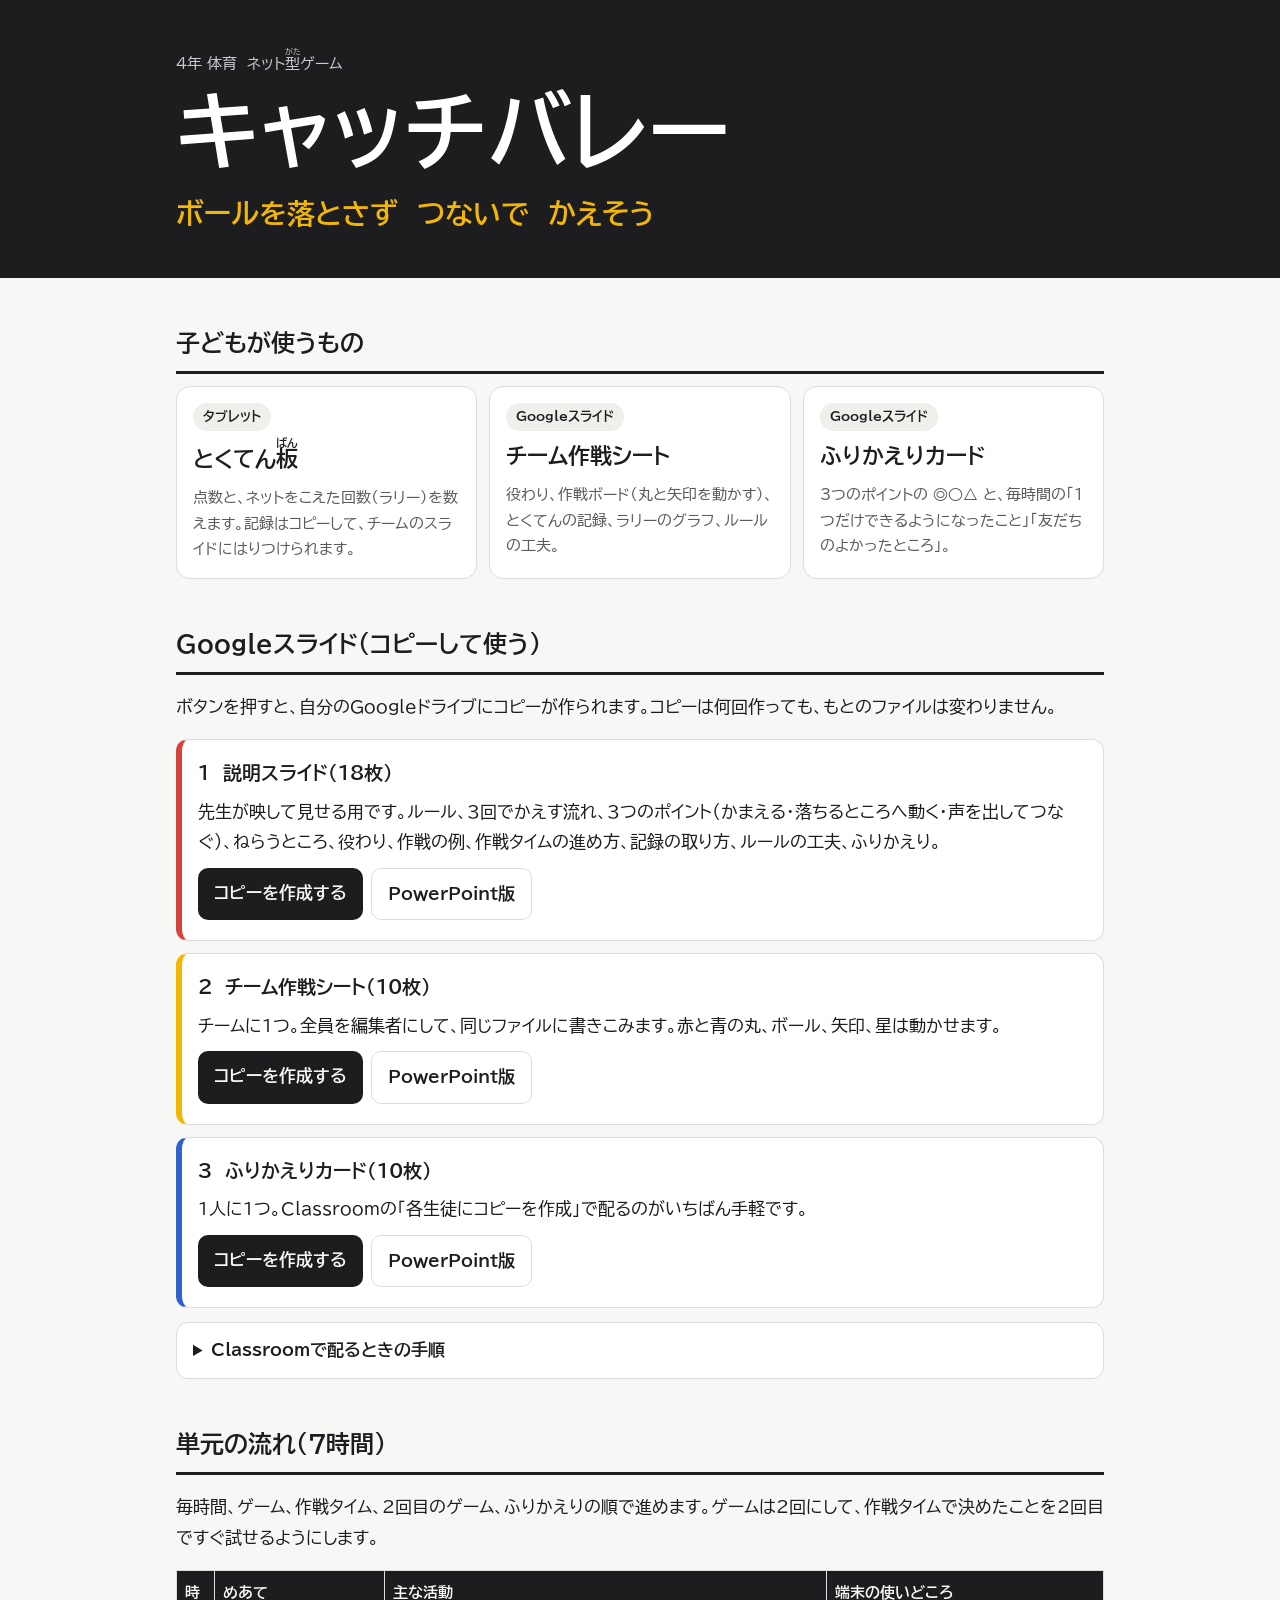
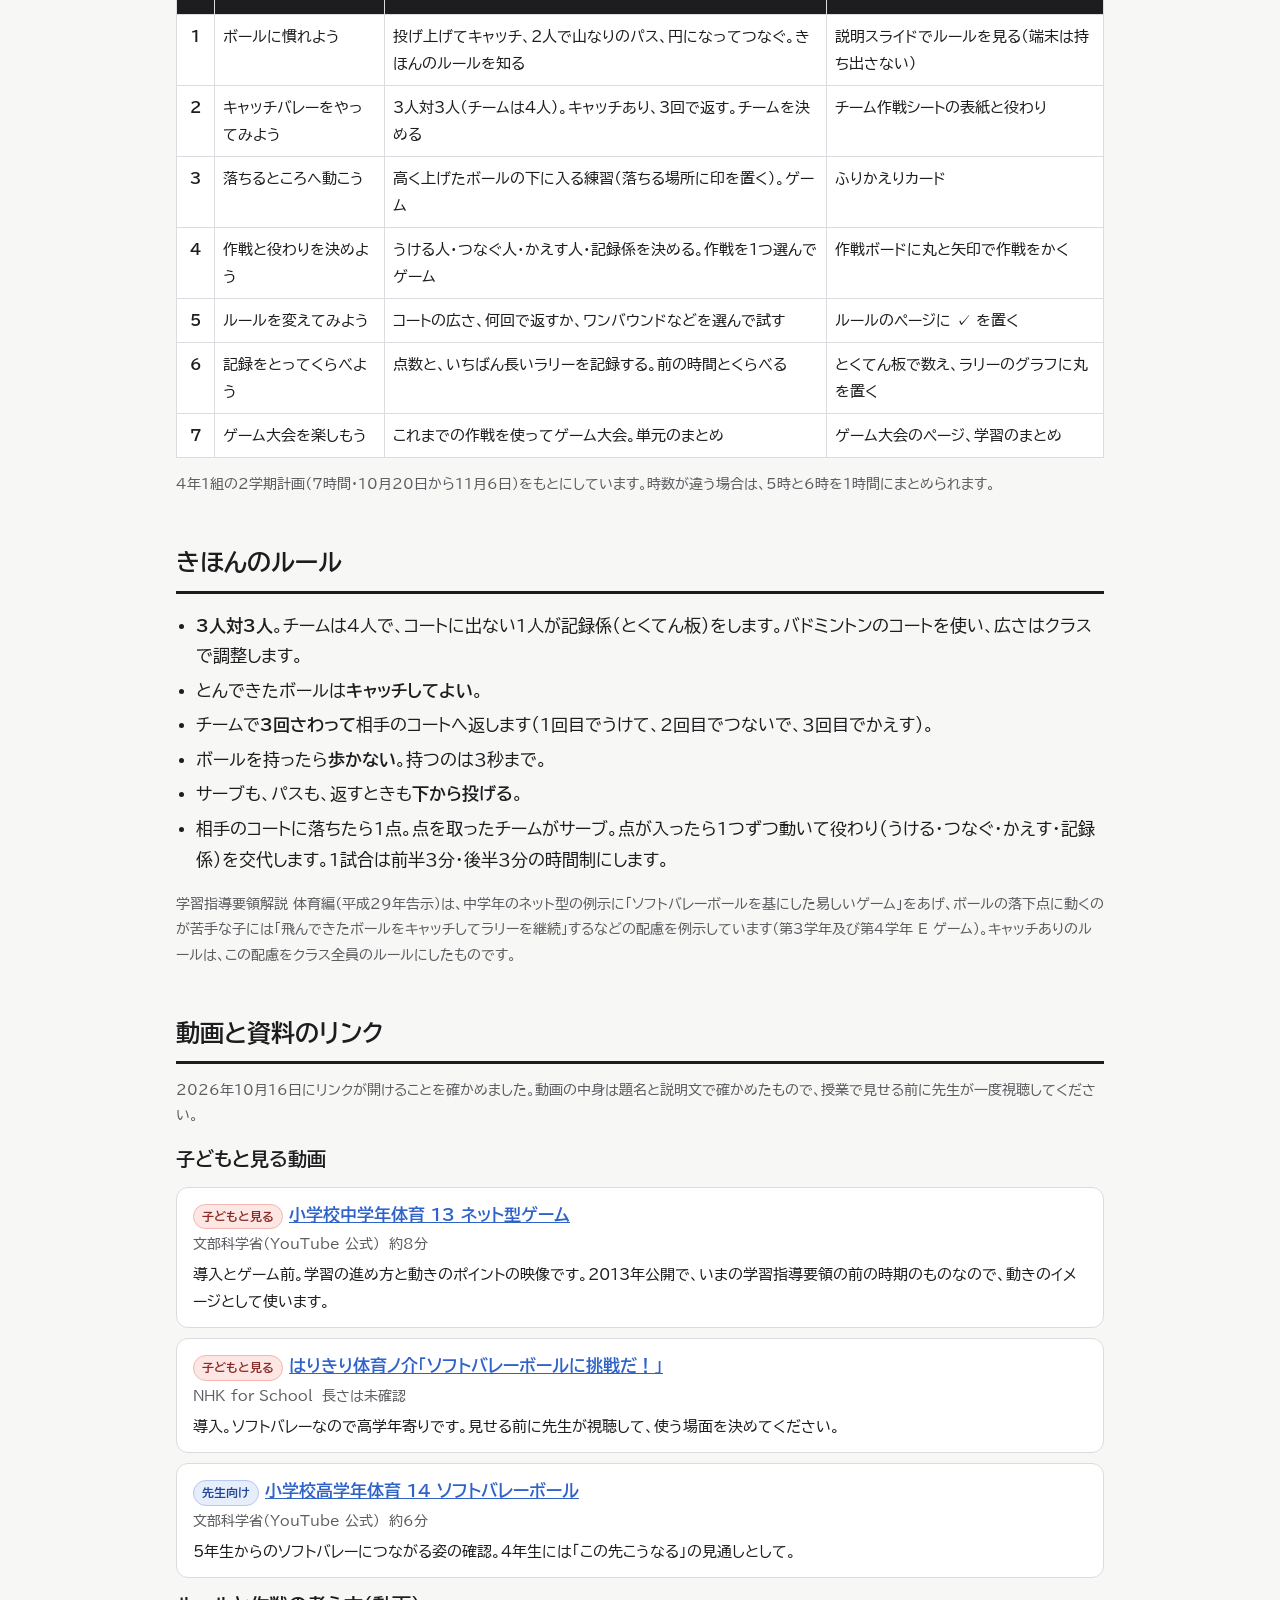
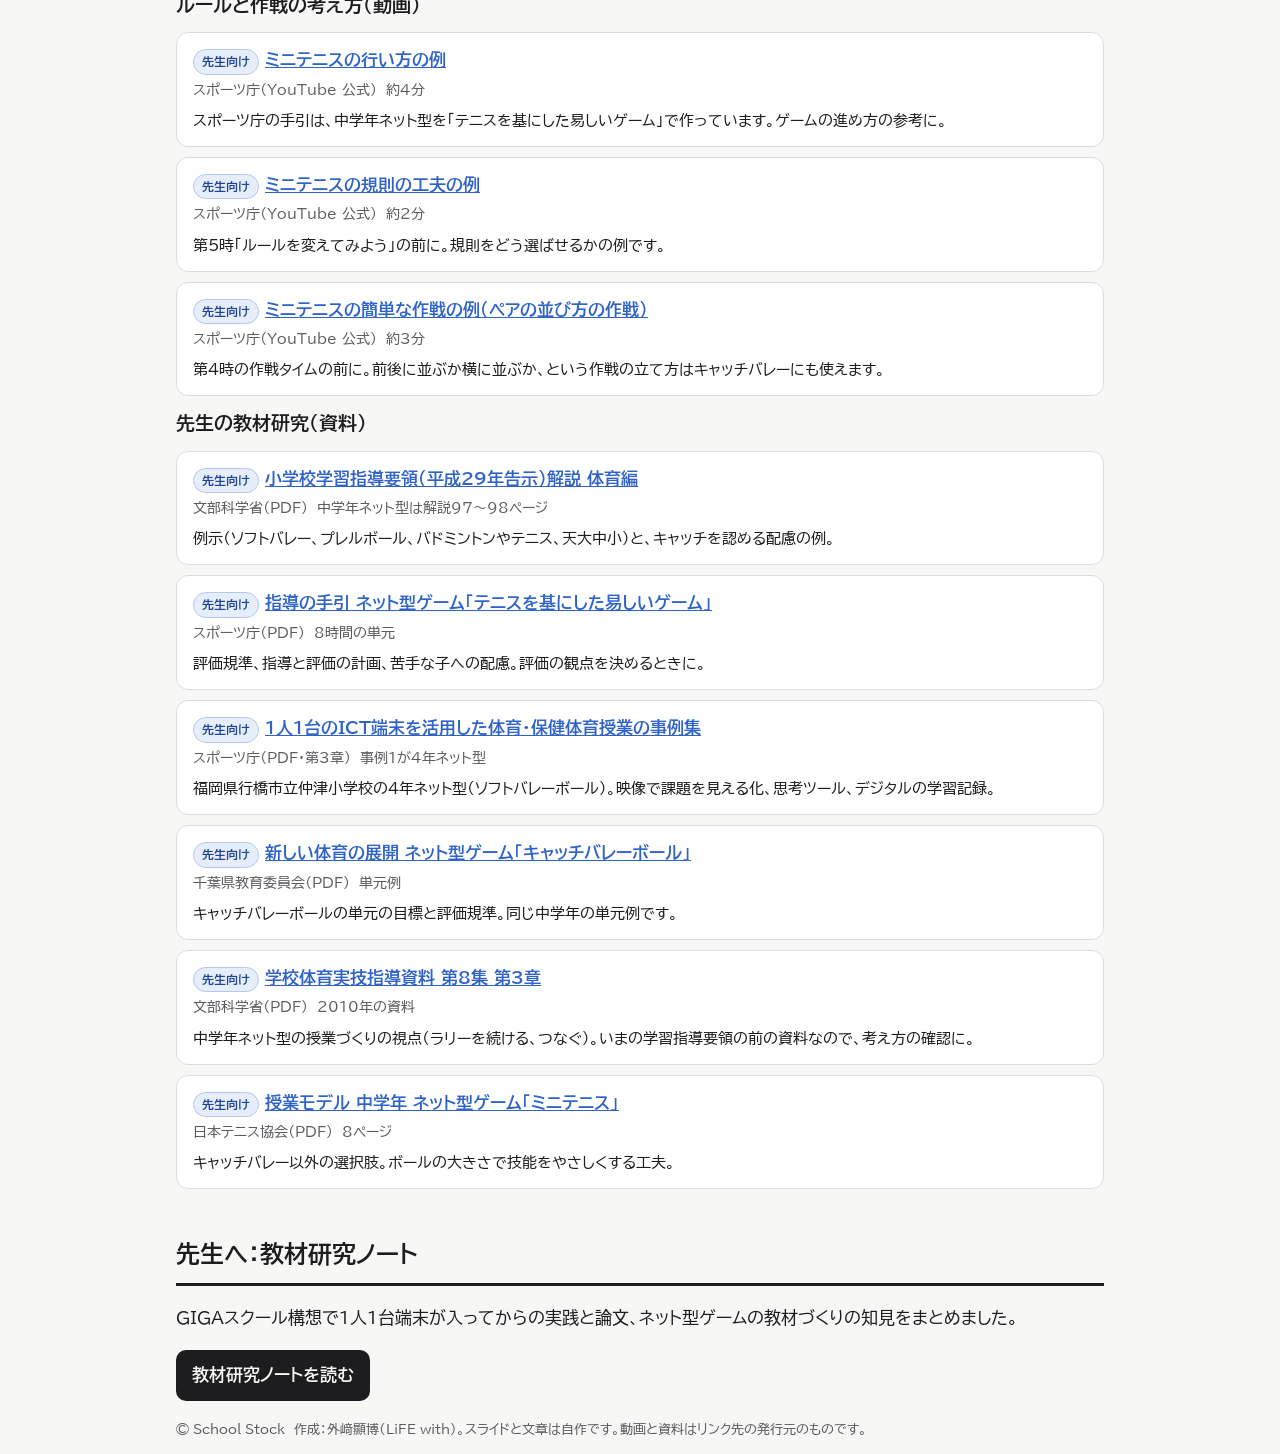
<file: index.html>
<!doctype html>
<html lang="ja">
<head>
<meta charset="utf-8">
<meta name="viewport" content="width=device-width,initial-scale=1">
<title>キャッチバレー｜4年 ネット型ゲーム</title>
<meta name="description" content="小学校4年体育「ネット型ゲーム（キャッチバレー）」の教材一式です。コピーして使えるGoogleスライド（説明用・チーム作戦シート・ふりかえりカード）、とくてん板、単元の流れ、動画と資料のリンク、教材研究ノートをまとめています。">
<link rel="canonical" href="https://a-tozak.github.io/net-game-catch-volley/">
<meta property="og:title" content="キャッチバレー｜4年 ネット型ゲーム">
<meta property="og:description" content="コピーして使えるGoogleスライド3本と、とくてん板、単元の流れ、教材研究ノート。">
<meta property="og:type" content="website">
<meta property="og:url" content="https://a-tozak.github.io/net-game-catch-volley/">
<meta property="og:image" content="https://a-tozak.github.io/net-game-catch-volley/og.png">
<meta name="twitter:card" content="summary_large_image">
<link rel="preconnect" href="https://fonts.googleapis.com">
<link href="https://fonts.googleapis.com/css2?family=BIZ+UDPGothic:wght@400;700&display=swap" rel="stylesheet">
<link rel="stylesheet" href="style.css">
</head>
<body>
<header class="hero">
  <div class="wrap">
    <p class="kicker">4年 体育　ネット<ruby>型<rt>がた</rt></ruby>ゲーム</p>
    <h1>キャッチバレー</h1>
    <p class="lead">ボールを落とさず　つないで　かえそう</p>
  </div>
</header>

<main class="wrap">
  <section>
    <h2>子どもが使うもの</h2>
    <div class="cards">
      <a class="card kid" href="tokuten.html">
        <span class="tag">タブレット</span>
        <b>とくてん<ruby>板<rt>ばん</rt></ruby></b>
        <span>点数と、ネットをこえた回数（ラリー）を数えます。記録はコピーして、チームのスライドにはりつけられます。</span>
      </a>
      <a class="card kid" data-slide="team" href="#slides">
        <span class="tag">Googleスライド</span>
        <b>チーム作戦シート</b>
        <span>役わり、作戦ボード（丸と矢印を動かす）、とくてんの記録、ラリーのグラフ、ルールの工夫。</span>
      </a>
      <a class="card kid" data-slide="kojin" href="#slides">
        <span class="tag">Googleスライド</span>
        <b>ふりかえりカード</b>
        <span>3つのポイントの ◎○△ と、毎時間の「1つだけできるようになったこと」「友だちのよかったところ」。</span>
      </a>
    </div>
  </section>

  <section id="slides">
    <h2>Googleスライド（コピーして使う）</h2>
    <p>ボタンを押すと、自分のGoogleドライブにコピーが作られます。コピーは何回作っても、もとのファイルは変わりません。</p>
    <div class="slides">
      <div class="slide">
        <h3>1　説明スライド（18枚）</h3>
        <p>先生が映して見せる用です。ルール、3回でかえす流れ、3つのポイント（かまえる・落ちるところへ動く・声を出してつなぐ）、ねらうところ、役わり、作戦の例、作戦タイムの進め方、記録の取り方、ルールの工夫、ふりかえり。</p>
        <p class="btns"><a class="btn" id="copy-setsumei" href="#">コピーを作成する</a><a class="btn ghost" href="slides/01_setsumei.pptx">PowerPoint版</a></p>
      </div>
      <div class="slide">
        <h3>2　チーム作戦シート（10枚）</h3>
        <p>チームに1つ。全員を編集者にして、同じファイルに書きこみます。赤と青の丸、ボール、矢印、星は動かせます。</p>
        <p class="btns"><a class="btn" id="copy-team" href="#">コピーを作成する</a><a class="btn ghost" href="slides/02_team.pptx">PowerPoint版</a></p>
      </div>
      <div class="slide">
        <h3>3　ふりかえりカード（10枚）</h3>
        <p>1人に1つ。Classroomの「各生徒にコピーを作成」で配るのがいちばん手軽です。</p>
        <p class="btns"><a class="btn" id="copy-kojin" href="#">コピーを作成する</a><a class="btn ghost" href="slides/03_kojin.pptx">PowerPoint版</a></p>
      </div>
    </div>
    <details class="howto">
      <summary>Classroomで配るときの手順</summary>
      <ol>
        <li>上の「コピーを作成する」で、先生のドライブにコピーを作ります。</li>
        <li>Classroomで課題を作り、「追加」からそのスライドを選びます。</li>
        <li>ふりかえりカードは「各生徒にコピーを作成」を選びます。</li>
        <li>チーム作戦シートは、チームの数だけコピーを作り、チームの子どもを編集者にして共有します。課題に付けるなら「生徒はファイルを編集できる」を選びます。</li>
      </ol>
      <p>スライドの下の欄（スピーカーノート）に、先生向けのつかい方を入れてあります。</p>
    </details>
  </section>

  <section>
    <h2>単元の流れ（7時間）</h2>
    <p>毎時間、ゲーム、作戦タイム、2回目のゲーム、ふりかえりの順で進めます。ゲームは2回にして、作戦タイムで決めたことを2回目ですぐ試せるようにします。</p>
    <div class="table-wrap">
    <table>
      <thead><tr><th>時</th><th>めあて</th><th>主な活動</th><th>端末の使いどころ</th></tr></thead>
      <tbody>
        <tr><td>1</td><td>ボールに慣れよう</td><td>投げ上げてキャッチ、2人で山なりのパス、円になってつなぐ。きほんのルールを知る</td><td>説明スライドでルールを見る（端末は持ち出さない）</td></tr>
        <tr><td>2</td><td>キャッチバレーをやってみよう</td><td>3人対3人（チームは4人）。キャッチあり、3回で返す。チームを決める</td><td>チーム作戦シートの表紙と役わり</td></tr>
        <tr><td>3</td><td>落ちるところへ動こう</td><td>高く上げたボールの下に入る練習（落ちる場所に印を置く）。ゲーム</td><td>ふりかえりカード</td></tr>
        <tr><td>4</td><td>作戦と役わりを決めよう</td><td>うける人・つなぐ人・かえす人・記録係を決める。作戦を1つ選んでゲーム</td><td>作戦ボードに丸と矢印で作戦をかく</td></tr>
        <tr><td>5</td><td>ルールを変えてみよう</td><td>コートの広さ、何回で返すか、ワンバウンドなどを選んで試す</td><td>ルールのページに ✓ を置く</td></tr>
        <tr><td>6</td><td>記録をとってくらべよう</td><td>点数と、いちばん長いラリーを記録する。前の時間とくらべる</td><td>とくてん板で数え、ラリーのグラフに丸を置く</td></tr>
        <tr><td>7</td><td>ゲーム大会を楽しもう</td><td>これまでの作戦を使ってゲーム大会。単元のまとめ</td><td>ゲーム大会のページ、学習のまとめ</td></tr>
      </tbody>
    </table>
    </div>
    <p class="small">4年1組の2学期計画（7時間・10月20日から11月6日）をもとにしています。時数が違う場合は、5時と6時を1時間にまとめられます。</p>
  </section>

  <section>
    <h2>きほんのルール</h2>
    <ul class="rules">
      <li><b>3人対3人</b>。チームは4人で、コートに出ない1人が記録係（とくてん板）をします。バドミントンのコートを使い、広さはクラスで調整します。</li>
      <li>とんできたボールは<b>キャッチしてよい</b>。</li>
      <li>チームで<b>3回さわって</b>相手のコートへ返します（1回目でうけて、2回目でつないで、3回目でかえす）。</li>
      <li>ボールを持ったら<b>歩かない</b>。持つのは3秒まで。</li>
      <li>サーブも、パスも、返すときも<b>下から投げる</b>。</li>
      <li>相手のコートに落ちたら1点。点を取ったチームがサーブ。点が入ったら1つずつ動いて役わり（うける・つなぐ・かえす・記録係）を交代します。1試合は前半3分・後半3分の時間制にします。</li>
    </ul>
    <p class="small">学習指導要領解説 体育編（平成29年告示）は、中学年のネット型の例示に「ソフトバレーボールを基にした易しいゲーム」をあげ、ボールの落下点に動くのが苦手な子には「飛んできたボールをキャッチしてラリーを継続」するなどの配慮を例示しています（第3学年及び第4学年 E ゲーム）。キャッチありのルールは、この配慮をクラス全員のルールにしたものです。</p>
  </section>

  <section id="links">
    <h2>動画と資料のリンク</h2>
    <p class="small">2026年10月16日にリンクが開けることを確かめました。動画の中身は題名と説明文で確かめたもので、授業で見せる前に先生が一度視聴してください。</p>
    <div id="linklist"></div>
  </section>

  <section>
    <h2>先生へ：教材研究ノート</h2>
    <p>GIGAスクール構想で1人1台端末が入ってからの実践と論文、ネット型ゲームの教材づくりの知見をまとめました。</p>
    <p><a class="btn" href="kenkyu.html">教材研究ノートを読む</a></p>
  </section>
</main>

<footer class="wrap">
  <p>© School Stock　作成：外﨑顯博（LiFE with）。スライドと文章は自作です。動画と資料はリンク先の発行元のものです。</p>
</footer>

<script>
// GoogleスライドのファイルID（コピー用リンク）
const SLIDES = {setsumei: "1pYhdvsKFecQHRBDiSpz7nqo73Wz0konOfGbXuirXU6U", team: "1m3oaKeE3p8k_FQY7VnS9tH1_lyQzi0gzCeE8jx9x2T4", kojin: "137hWHvXqlDiwNsx0l3z1hYB44jdtFVDBSAbOor9Jv_0"};
for (const [k, id] of Object.entries(SLIDES)) {
  const a = document.getElementById("copy-" + k);
  if (!a) continue;
  if (id) { a.href = "https://docs.google.com/presentation/d/" + id + "/copy"; a.target = "_blank"; a.rel = "noopener"; }
  else { a.classList.add("off"); a.textContent = "準備中"; }
}
</script>
<script src="links.js"></script>
</body>
</html>
</file>
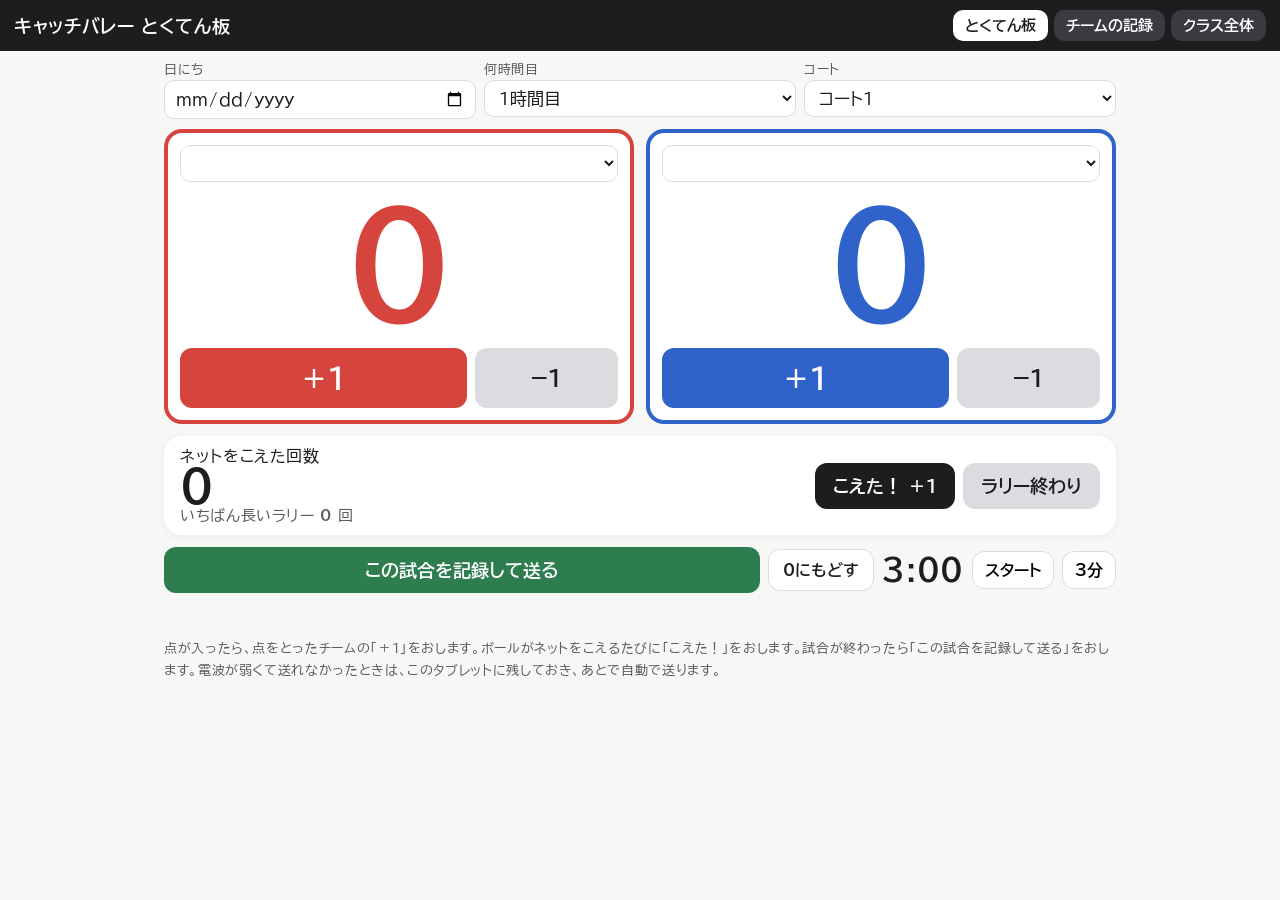
<file: gas/index.html>
<!DOCTYPE html>
<html lang="ja">
<head>
<base target="_top">
<meta charset="utf-8">
<meta name="viewport" content="width=device-width, initial-scale=1">
<link rel="preconnect" href="https://fonts.googleapis.com">
<link href="https://fonts.googleapis.com/css2?family=BIZ+UDPGothic:wght@400;700&display=swap" rel="stylesheet">
<style>
:root{--bg:#f7f7f5;--ink:#1d1d1f;--sub:#5b5b60;--line:#dcdce0;--card:#fff;--a:#d6453d;--b:#2f63c9;--y:#f2b705;--ok:#2e7d4f}
*{box-sizing:border-box}
body{margin:0;background:var(--bg);color:var(--ink);font-family:"BIZ UDPGothic","Hiragino Sans",sans-serif;letter-spacing:.04em;-webkit-tap-highlight-color:transparent}
header{display:flex;align-items:center;gap:8px;padding:10px 14px;background:var(--ink);color:#fff;position:sticky;top:0;z-index:5}
header h1{font-size:18px;margin:0 auto 0 0;white-space:nowrap}
.tabs{display:flex;gap:6px}
.tabs button{background:#3a3a40;color:#fff;border:0;border-radius:10px;padding:8px 12px;font:inherit;font-weight:700;font-size:15px}
.tabs button.on{background:#fff;color:var(--ink)}
main{max-width:980px;margin:0 auto;padding:12px 14px 60px}
section{display:none}section.on{display:block}
button{font:inherit;font-weight:700;border:0;border-radius:12px;cursor:pointer;touch-action:manipulation}
select,input{font:inherit;font-size:17px;padding:8px 10px;border:1px solid var(--line);border-radius:10px;background:#fff;color:var(--ink)}
.setup{display:grid;grid-template-columns:repeat(3,1fr);gap:8px;margin-bottom:10px}
.setup label{display:flex;flex-direction:column;font-size:13px;color:var(--sub);gap:4px}
.teams{display:grid;grid-template-columns:1fr 1fr;gap:12px}
.team{background:var(--card);border:4px solid var(--line);border-radius:18px;padding:12px;text-align:center}
.team.a{border-color:var(--a)}.team.b{border-color:var(--b)}
.team select{width:100%;font-weight:700;text-align:center}
.score{font-size:clamp(70px,17vw,140px);font-weight:700;line-height:1.1;margin:6px 0;font-variant-numeric:tabular-nums}
.a .score{color:var(--a)}.b .score{color:var(--b)}
.pm{display:grid;grid-template-columns:2fr 1fr;gap:8px}
.plus{font-size:28px;padding:16px 0;color:#fff}.a .plus{background:var(--a)}.b .plus{background:var(--b)}
.minus{font-size:22px;background:var(--line);color:var(--ink)}
.rally{margin-top:12px;background:var(--card);border-radius:18px;padding:12px 16px;display:grid;grid-template-columns:1fr auto;gap:10px;align-items:center;box-shadow:0 2px 8px rgba(0,0,0,.05)}
.rally .n{font-size:44px;font-weight:700;font-variant-numeric:tabular-nums}
.rally .best{color:var(--sub);font-size:15px}
.rally .row{display:flex;gap:8px;flex-wrap:wrap;justify-content:flex-end}
.rally .row button{padding:14px 18px;font-size:18px;background:var(--ink);color:#fff}
.rally .row button.ghost{background:var(--line);color:var(--ink)}
.bar{margin-top:12px;display:flex;gap:8px;flex-wrap:wrap;align-items:center}
.bar .send{background:var(--ok);color:#fff;padding:14px 18px;font-size:18px;flex:1;min-width:220px}
.bar .small{background:var(--card);border:1px solid var(--line);color:var(--ink);padding:12px 14px}
.timer{display:flex;align-items:center;gap:8px;font-size:30px;font-weight:700;font-variant-numeric:tabular-nums}
.timer button{font-size:16px;padding:10px 12px;background:var(--card);border:1px solid var(--line)}
.status{margin-top:10px;font-size:15px;min-height:22px}
.status.ok{color:var(--ok)}.status.ng{color:var(--a)}
h2{font-size:20px;margin:18px 0 8px}
table{width:100%;border-collapse:collapse;background:var(--card);font-size:15px}
th,td{border:1px solid var(--line);padding:7px 6px;text-align:center}
th{background:var(--ink);color:#fff;font-weight:700}
.win{color:var(--a);font-weight:700}.lose{color:var(--b)}
.chart{background:var(--card);border-radius:14px;padding:8px;margin-top:10px}
.note{color:var(--sub);font-size:13px;line-height:1.7}
.sum{display:grid;grid-template-columns:repeat(4,1fr);gap:8px;margin:10px 0}
.sum div{background:var(--card);border-radius:14px;padding:10px;text-align:center;font-size:13px;color:var(--sub)}
.sum b{display:block;font-size:30px;color:var(--ink)}
.modal{position:fixed;inset:0;background:rgba(0,0,0,.45);display:none;align-items:center;justify-content:center;z-index:20;padding:16px}
.modal.on{display:flex}
.modal .box{background:#fff;border-radius:18px;padding:22px;max-width:460px;width:100%;text-align:center}
.modal .msg{font-size:20px;line-height:1.7;margin-bottom:16px;white-space:pre-line}
.modal .btns{display:flex;gap:10px}
.modal .btns button{flex:1;padding:16px;font-size:18px}
.modal .yes{background:var(--ok);color:#fff}.modal .no{background:var(--line);color:var(--ink)}
.toast{position:fixed;left:50%;bottom:18px;transform:translateX(-50%);background:var(--ink);color:#fff;padding:10px 16px;border-radius:10px;opacity:0;transition:.2s;z-index:9}
.toast.on{opacity:1}
@media (max-width:600px){.setup{grid-template-columns:1fr 1fr}.pm{grid-template-columns:1fr}.rally{grid-template-columns:1fr}.rally .row button{flex:1}header h1{font-size:15px}.sum{grid-template-columns:1fr 1fr}}
</style>
</head>
<body>
<header>
  <h1>キャッチバレー とくてん板</h1>
  <div class="tabs">
    <button data-tab="board" class="on">とくてん板</button>
    <button data-tab="team">チームの記録</button>
    <button data-tab="all">クラス全体</button>
  </div>
</header>
<main>
<!-- とくてん板 -->
<section id="board" class="on">
  <div class="setup">
    <label>日にち<input type="date" id="date"></label>
    <label>何時間目<select id="period"></select></label>
    <label>コート<select id="court"></select></label>
  </div>
  <div class="teams">
    <div class="team a"><select id="t1" aria-label="チーム1"></select><div class="score" id="s1">0</div>
      <div class="pm"><button class="plus" data-k="1" data-d="1">＋1</button><button class="minus" data-k="1" data-d="-1">−1</button></div></div>
    <div class="team b"><select id="t2" aria-label="チーム2"></select><div class="score" id="s2">0</div>
      <div class="pm"><button class="plus" data-k="2" data-d="1">＋1</button><button class="minus" data-k="2" data-d="-1">−1</button></div></div>
  </div>
  <div class="rally">
    <div><div>ネットをこえた回数</div><div class="n" id="rally">0</div><div class="best">いちばん長いラリー <b id="best">0</b> 回</div></div>
    <div class="row"><button id="up">こえた！ ＋1</button><button class="ghost" id="end">ラリー終わり</button></div>
  </div>
  <div class="bar">
    <button class="send" id="send">この試合を記録して送る</button>
    <button class="small" id="reset">0にもどす</button>
    <div class="timer"><span id="time">3:00</span><button id="tStart">スタート</button><button id="tSet">3分</button></div>
  </div>
  <div class="status" id="status"></div>
  <p class="note">点が入ったら、点をとったチームの「＋1」をおします。ボールがネットをこえるたびに「こえた！」をおします。試合が終わったら「この試合を記録して送る」をおします。電波が弱くて送れなかったときは、このタブレットに残しておき、あとで自動で送ります。</p>
</section>

<!-- チームの記録 -->
<section id="team">
  <label class="note">チームをえらぶ　<select id="pick"></select></label>
  <div class="sum" id="tsum"></div>
  <h2>ラリーのグラフ（いちばん長いラリー）</h2>
  <div class="chart" id="chart"></div>
  <h2>試合の記録</h2>
  <div id="tlist"></div>
</section>

<!-- クラス全体 -->
<section id="all">
  <h2>クラス全体の記録</h2>
  <div id="alltable"></div>
  <p class="note">いちばん長いラリーは、そのチームが出た試合の中でいちばん長かったものです。</p>
</section>
</main>
<div class="modal" id="modal"><div class="box"><div class="msg" id="mmsg"></div><div class="btns"><button class="no" id="mno">やめる</button><button class="yes" id="myes">はい</button></div></div></div>
<div class="toast" id="toast"></div>

<script>
const $ = id => document.getElementById(id);
const store = {
  get(k, d) { try { const v = localStorage.getItem('cv_' + k); return v === null ? d : JSON.parse(v); } catch (e) { return d; } },
  set(k, v) { try { localStorage.setItem('cv_' + k, JSON.stringify(v)); } catch (e) {} }
};
let TEAMS = [], GAMES = [];
let s = store.get('state', { s1: 0, s2: 0, rally: 0, best: 0 });
let pending = store.get('pending', []);

function toast(t) { const e = $('toast'); e.textContent = t; e.classList.add('on'); setTimeout(() => e.classList.remove('on'), 1800); }
function ask(msg, yes, cb) {
  $('mmsg').textContent = msg; $('myes').textContent = yes; $('modal').classList.add('on');
  $('myes').onclick = () => { $('modal').classList.remove('on'); cb(); };
  $('mno').onclick = () => $('modal').classList.remove('on');
}
function esc(t) { return String(t).replace(/[&<>"]/g, c => ({ '&': '&amp;', '<': '&lt;', '>': '&gt;', '"': '&quot;' }[c])); }
function today() { const d = new Date(); return d.getFullYear() + '-' + String(d.getMonth() + 1).padStart(2, '0') + '-' + String(d.getDate()).padStart(2, '0'); }
function render() {
  $('s1').textContent = s.s1; $('s2').textContent = s.s2; $('rally').textContent = s.rally; $('best').textContent = s.best;
  store.set('state', s);
  const n = pending.length;
  if (n) { $('status').className = 'status ng'; $('status').textContent = 'まだ送れていない記録が ' + n + ' 件あります。電波のよい所で、もう一度「送る」をおしてください。'; }
}
function endRally() { if (s.rally > s.best) s.best = s.rally; s.rally = 0; }

// タブ
document.querySelectorAll('.tabs button').forEach(b => b.onclick = () => {
  document.querySelectorAll('.tabs button').forEach(x => x.classList.toggle('on', x === b));
  document.querySelectorAll('main section').forEach(x => x.classList.toggle('on', x.id === b.dataset.tab));
  if (b.dataset.tab !== 'board') loadGames();
});

// とくてん板
document.querySelectorAll('[data-k]').forEach(b => b.onclick = () => {
  const k = 's' + b.dataset.k, d = +b.dataset.d;
  s[k] = Math.max(0, s[k] + d);
  if (d > 0) endRally();
  render();
});
$('up').onclick = () => { s.rally++; render(); };
$('end').onclick = () => { endRally(); render(); };
$('reset').onclick = () => ask('点数とラリーを0にもどしますか？', '0にもどす', () => { s = { s1: 0, s2: 0, rally: 0, best: 0 }; render(); });
['date', 'period', 'court', 't1', 't2'].forEach(id => $(id).onchange = () => store.set('setup', setupNow()));
function setupNow() { return { date: $('date').value, period: $('period').value, court: $('court').value, t1: $('t1').value, t2: $('t2').value }; }

$('send').onclick = () => {
  const st = setupNow();
  if (st.t1 === st.t2) { toast('ちがうチームをえらんでください'); return; }
  endRally();
  const g = { id: Date.now().toString(36) + Math.random().toString(36).slice(2, 8), date: st.date, period: st.period, court: st.court,
              team1: st.t1, score1: s.s1, team2: st.t2, score2: s.s2, best: s.best };
  ask(g.team1 + ' ' + g.score1 + ' − ' + g.score2 + ' ' + g.team2 + '\nいちばん長いラリー ' + g.best + '回\n\nこの記録を送りますか？', '送る', () => {
    pending.push(g); store.set('pending', pending);
    s = { s1: 0, s2: 0, rally: 0, best: 0 }; render();
    flush();
  });
};
let sending = false;
function flush() {
  if (sending || !pending.length) return;
  sending = true;
  $('status').className = 'status'; $('status').textContent = '送っています…';
  const g = pending[0];
  google.script.run
    .withSuccessHandler(() => {
      pending.shift(); store.set('pending', pending); sending = false;
      $('status').className = 'status ok'; $('status').textContent = '送りました（' + g.team1 + ' ' + g.score1 + ' − ' + g.score2 + ' ' + g.team2 + '）';
      if (pending.length) flush(); else render();
    })
    .withFailureHandler(() => { sending = false; render(); })
    .saveGame(g);
}
setInterval(flush, 30000);
window.addEventListener('online', flush);

// タイマー
let left = 180, tid = null, len = 3;
function showT() { $('time').textContent = Math.floor(left / 60) + ':' + String(left % 60).padStart(2, '0'); }
$('tStart').onclick = () => {
  if (tid) { clearInterval(tid); tid = null; $('tStart').textContent = 'スタート'; return; }
  tid = setInterval(() => { left--; showT(); if (left <= 0) { clearInterval(tid); tid = null; $('tStart').textContent = 'スタート'; toast('しゅうりょう！'); try { navigator.vibrate && navigator.vibrate(400); } catch (e) {} } }, 1000);
  $('tStart').textContent = 'ストップ';
};
$('tSet').onclick = () => { len = len === 3 ? 4 : len === 4 ? 5 : 3; left = len * 60; $('tSet').textContent = len + '分'; showT(); };

// 記録を読む
function loadGames() {
  google.script.run.withSuccessHandler(gs => { GAMES = gs || []; drawTeam(); drawAll(); }).getGames();
}
function view(team) {
  // そのチームから見た試合の一覧
  return GAMES.filter(g => g.team1 === team || g.team2 === team).map(g => {
    const me = g.team1 === team, my = me ? g.score1 : g.score2, op = me ? g.score2 : g.score1;
    return { date: g.date, period: g.period, opp: me ? g.team2 : g.team1, my, op, best: g.best, res: my > op ? 'かち' : my < op ? 'まけ' : 'ひきわけ' };
  });
}
function drawTeam() {
  const team = $('pick').value, v = view(team);
  const w = v.filter(x => x.res === 'かち').length, l = v.filter(x => x.res === 'まけ').length;
  const best = v.reduce((m, x) => Math.max(m, x.best), 0);
  $('tsum').innerHTML = `<div>試合<b>${v.length}</b></div><div>かち<b>${w}</b></div><div>まけ<b>${l}</b></div><div>いちばん長いラリー<b>${best}</b></div>`;
  $('tlist').innerHTML = v.length ? '<table><tr><th>日にち</th><th>時間目</th><th>相手</th><th>点数</th><th>ラリー</th><th>かちまけ</th></tr>' +
    v.map(x => `<tr><td>${esc(x.date)}</td><td>${esc(x.period)}</td><td>${esc(x.opp)}</td><td>${x.my} − ${x.op}</td><td>${x.best}回</td><td class="${x.res === 'かち' ? 'win' : x.res === 'まけ' ? 'lose' : ''}">${x.res}</td></tr>`).join('') + '</table>'
    : '<p class="note">まだ記録がありません。</p>';
  $('chart').innerHTML = chart(v);
}
function chart(v) {
  if (!v.length) return '<p class="note">試合を記録すると、ここにグラフが出ます。</p>';
  const W = 640, H = 260, L = 44, R = 16, T = 16, B = 40;
  const max = Math.max(10, Math.ceil(Math.max(...v.map(x => x.best)) / 5) * 5);
  const x = i => L + (W - L - R) * (v.length === 1 ? 0.5 : i / (v.length - 1));
  const y = n => T + (H - T - B) * (1 - n / max);
  let g = '';
  for (let n = 0; n <= max; n += 5) g += `<line x1="${L}" x2="${W - R}" y1="${y(n)}" y2="${y(n)}" stroke="#dcdce0"/><text x="${L - 8}" y="${y(n) + 5}" text-anchor="end" font-size="13" fill="#5b5b60">${n}</text>`;
  const pts = v.map((d, i) => `${x(i)},${y(d.best)}`).join(' ');
  g += `<polyline points="${pts}" fill="none" stroke="#d6453d" stroke-width="4" stroke-linejoin="round"/>`;
  v.forEach((d, i) => {
    g += `<circle cx="${x(i)}" cy="${y(d.best)}" r="7" fill="#d6453d"/><text x="${x(i)}" y="${y(d.best) - 12}" text-anchor="middle" font-size="13" fill="#1d1d1f">${d.best}</text>`;
    g += `<text x="${x(i)}" y="${H - 14}" text-anchor="middle" font-size="12" fill="#5b5b60">${esc(d.date)}</text>`;
  });
  return `<svg viewBox="0 0 ${W} ${H}" width="100%" role="img" aria-label="いちばん長いラリーの折れ線グラフ">${g}</svg>`;
}
function drawAll() {
  const rows = TEAMS.map(t => {
    const v = view(t);
    return { t, n: v.length, w: v.filter(x => x.res === 'かち').length, l: v.filter(x => x.res === 'まけ').length,
             d: v.filter(x => x.res === 'ひきわけ').length, best: v.reduce((m, x) => Math.max(m, x.best), 0), last: v.length ? v[v.length - 1].best : '-' };
  });
  $('alltable').innerHTML = '<table><tr><th>チーム</th><th>試合</th><th>かち</th><th>まけ</th><th>ひきわけ</th><th>いちばん長いラリー</th><th>さいごの試合のラリー</th></tr>' +
    rows.map(r => `<tr><td>${esc(r.t)}</td><td>${r.n}</td><td>${r.w}</td><td>${r.l}</td><td>${r.d}</td><td>${r.best}</td><td>${r.last}</td></tr>`).join('') + '</table>';
}
$('pick').onchange = drawTeam;

// はじめ
(function init() {
  for (let i = 1; i <= 7; i++) $('period').insertAdjacentHTML('beforeend', `<option value="${i}">${i}時間目</option>`);
  for (let i = 1; i <= 4; i++) $('court').insertAdjacentHTML('beforeend', `<option value="${i}">コート${i}</option>`);
  render(); showT();
  google.script.run.withSuccessHandler(ts => {
    TEAMS = ts;
    const opts = ts.map(t => `<option>${esc(t)}</option>`).join('');
    $('t1').innerHTML = opts; $('t2').innerHTML = opts; $('pick').innerHTML = opts;
    const su = store.get('setup', null);
    $('date').value = today();
    if (su) { if (su.period) $('period').value = su.period; if (su.court) $('court').value = su.court; if (ts.includes(su.t1)) $('t1').value = su.t1; if (ts.includes(su.t2)) $('t2').value = su.t2; }
    else if (ts.length > 1) $('t2').value = ts[1];
    flush();
  }).getTeams();
})();
</script>
</body>
</html>
</file>
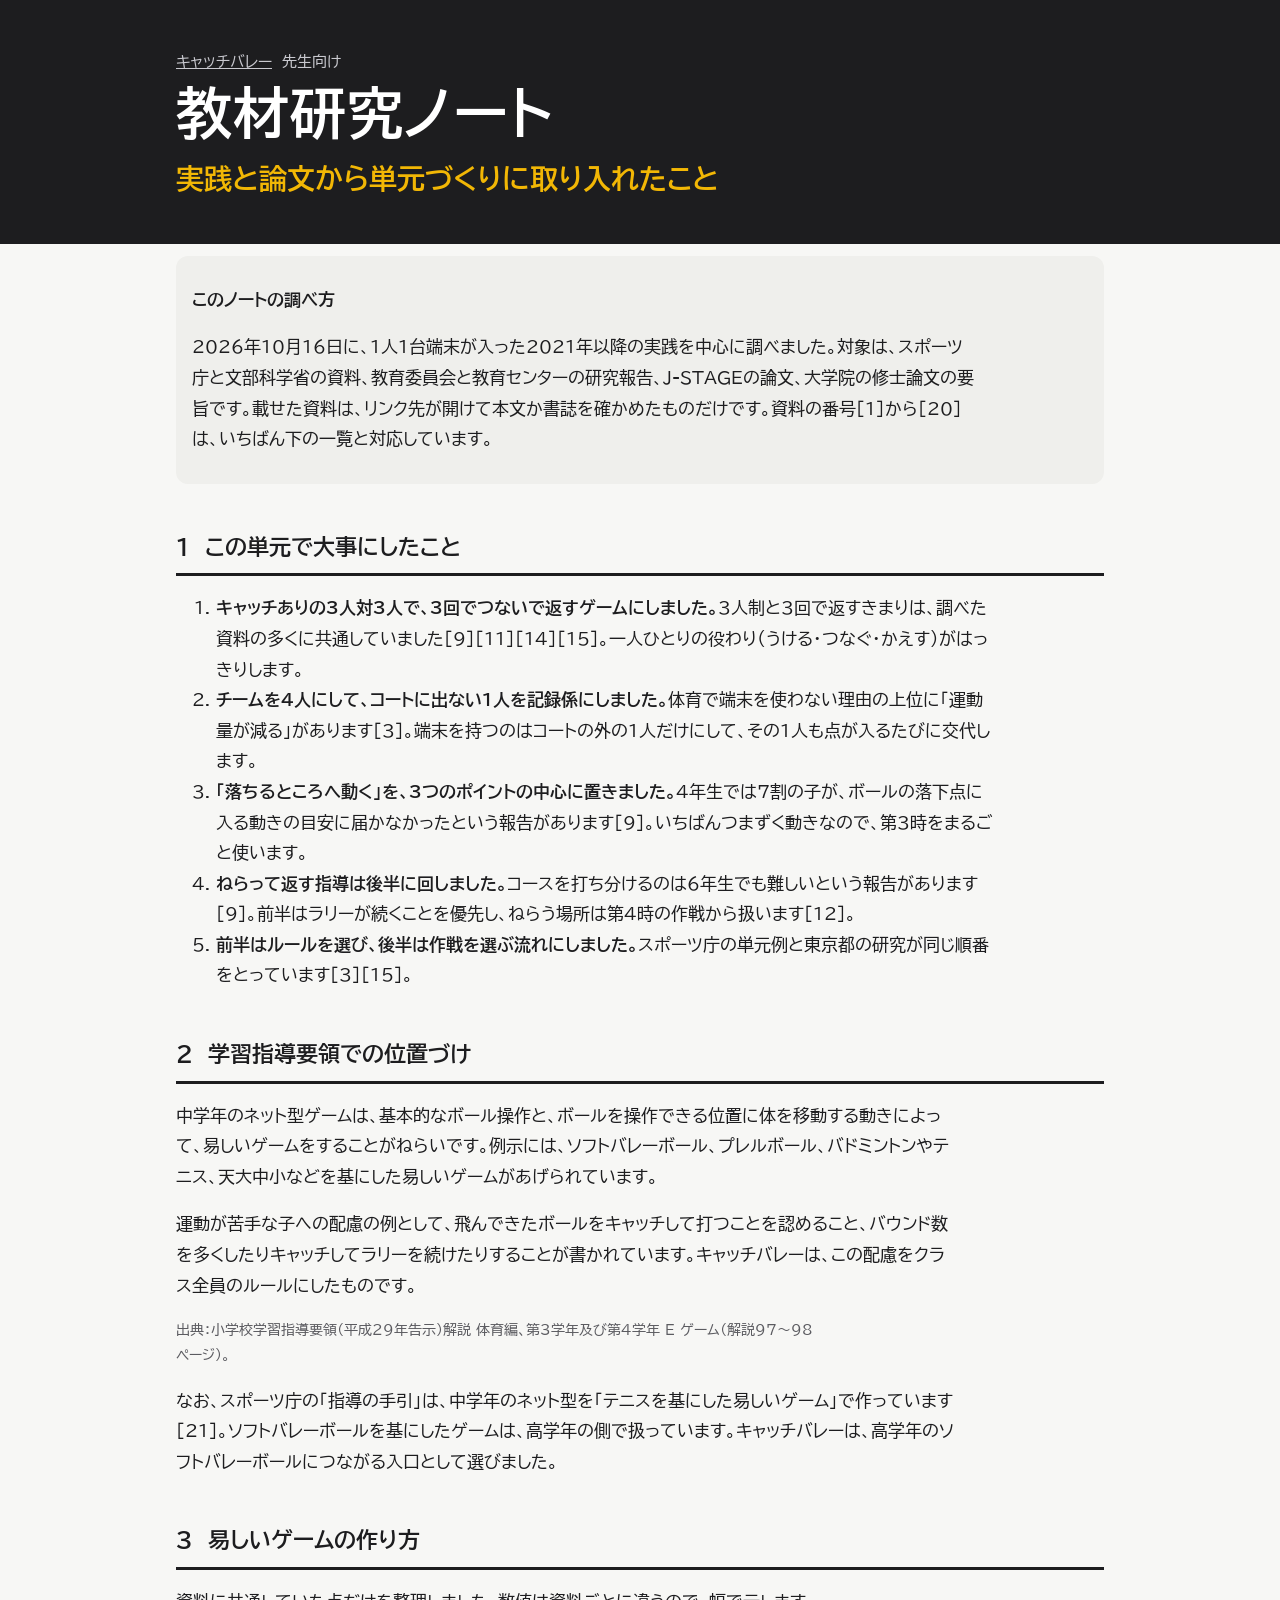
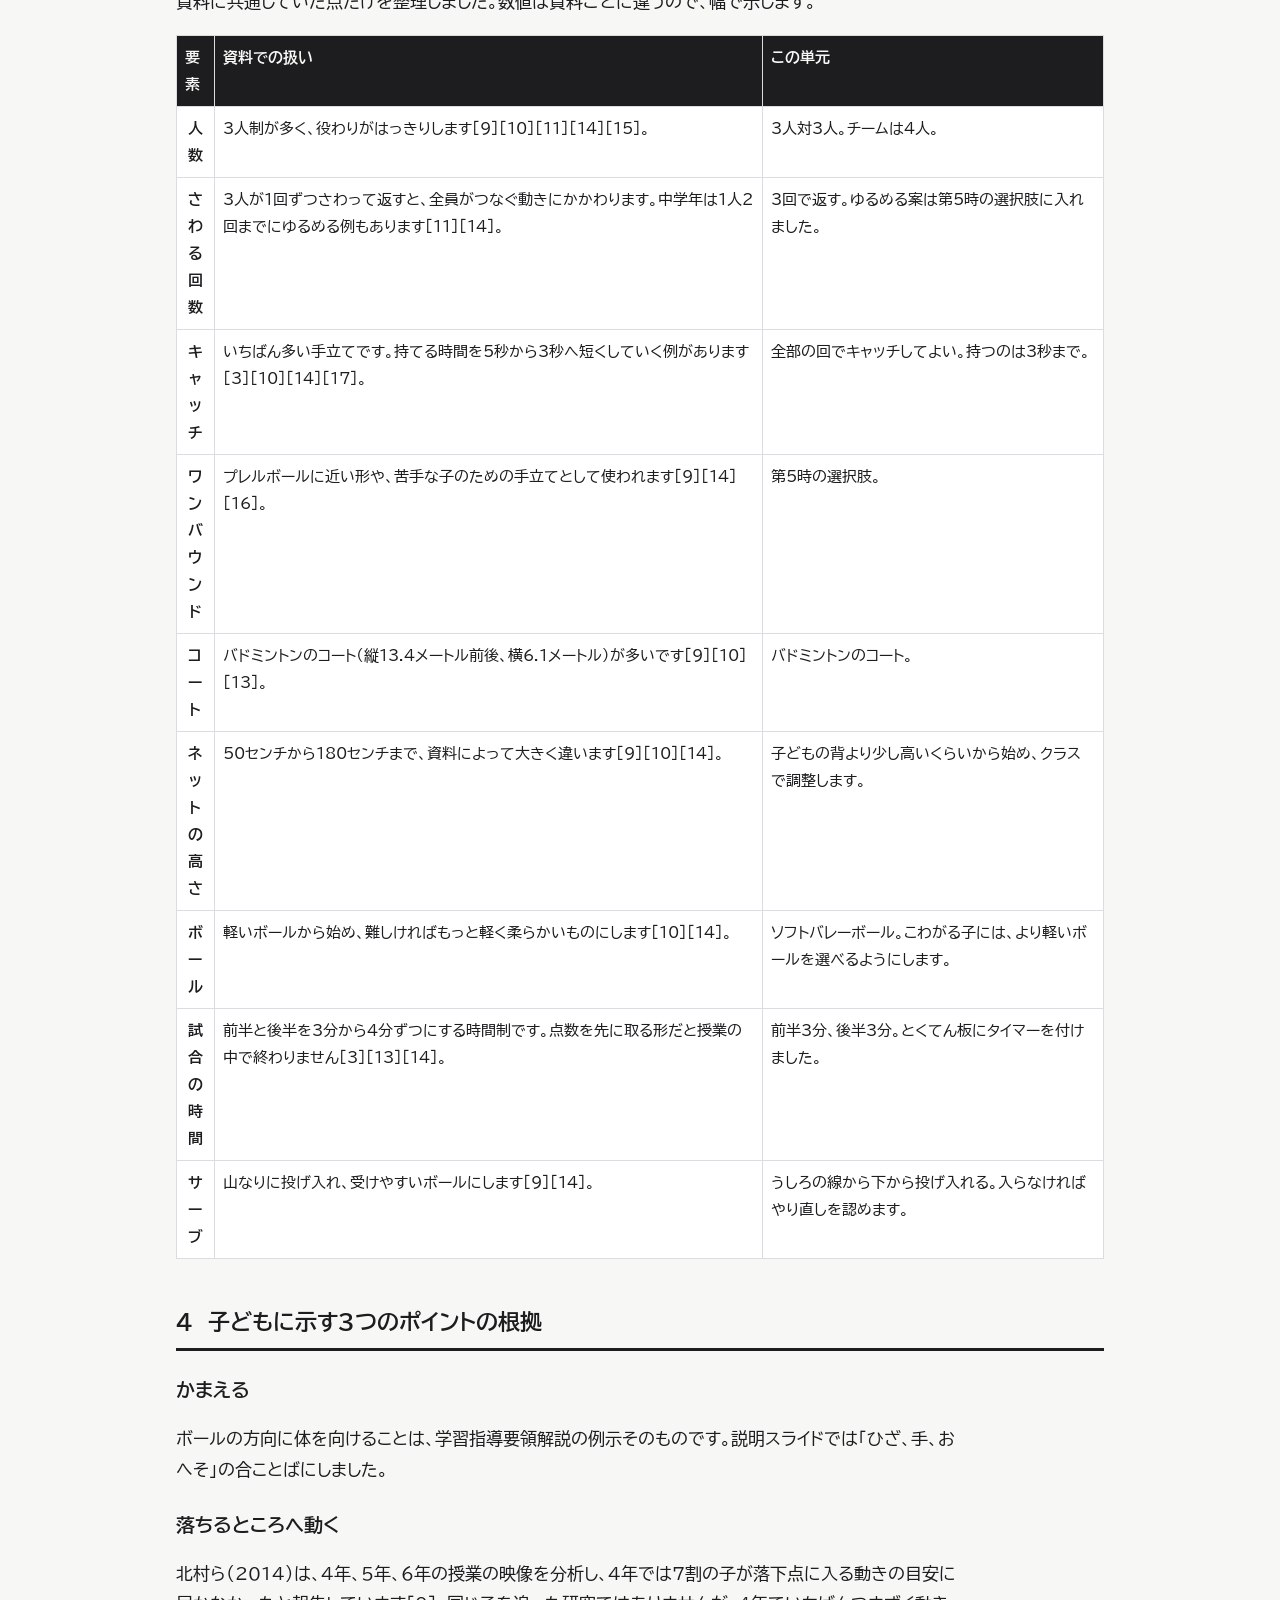
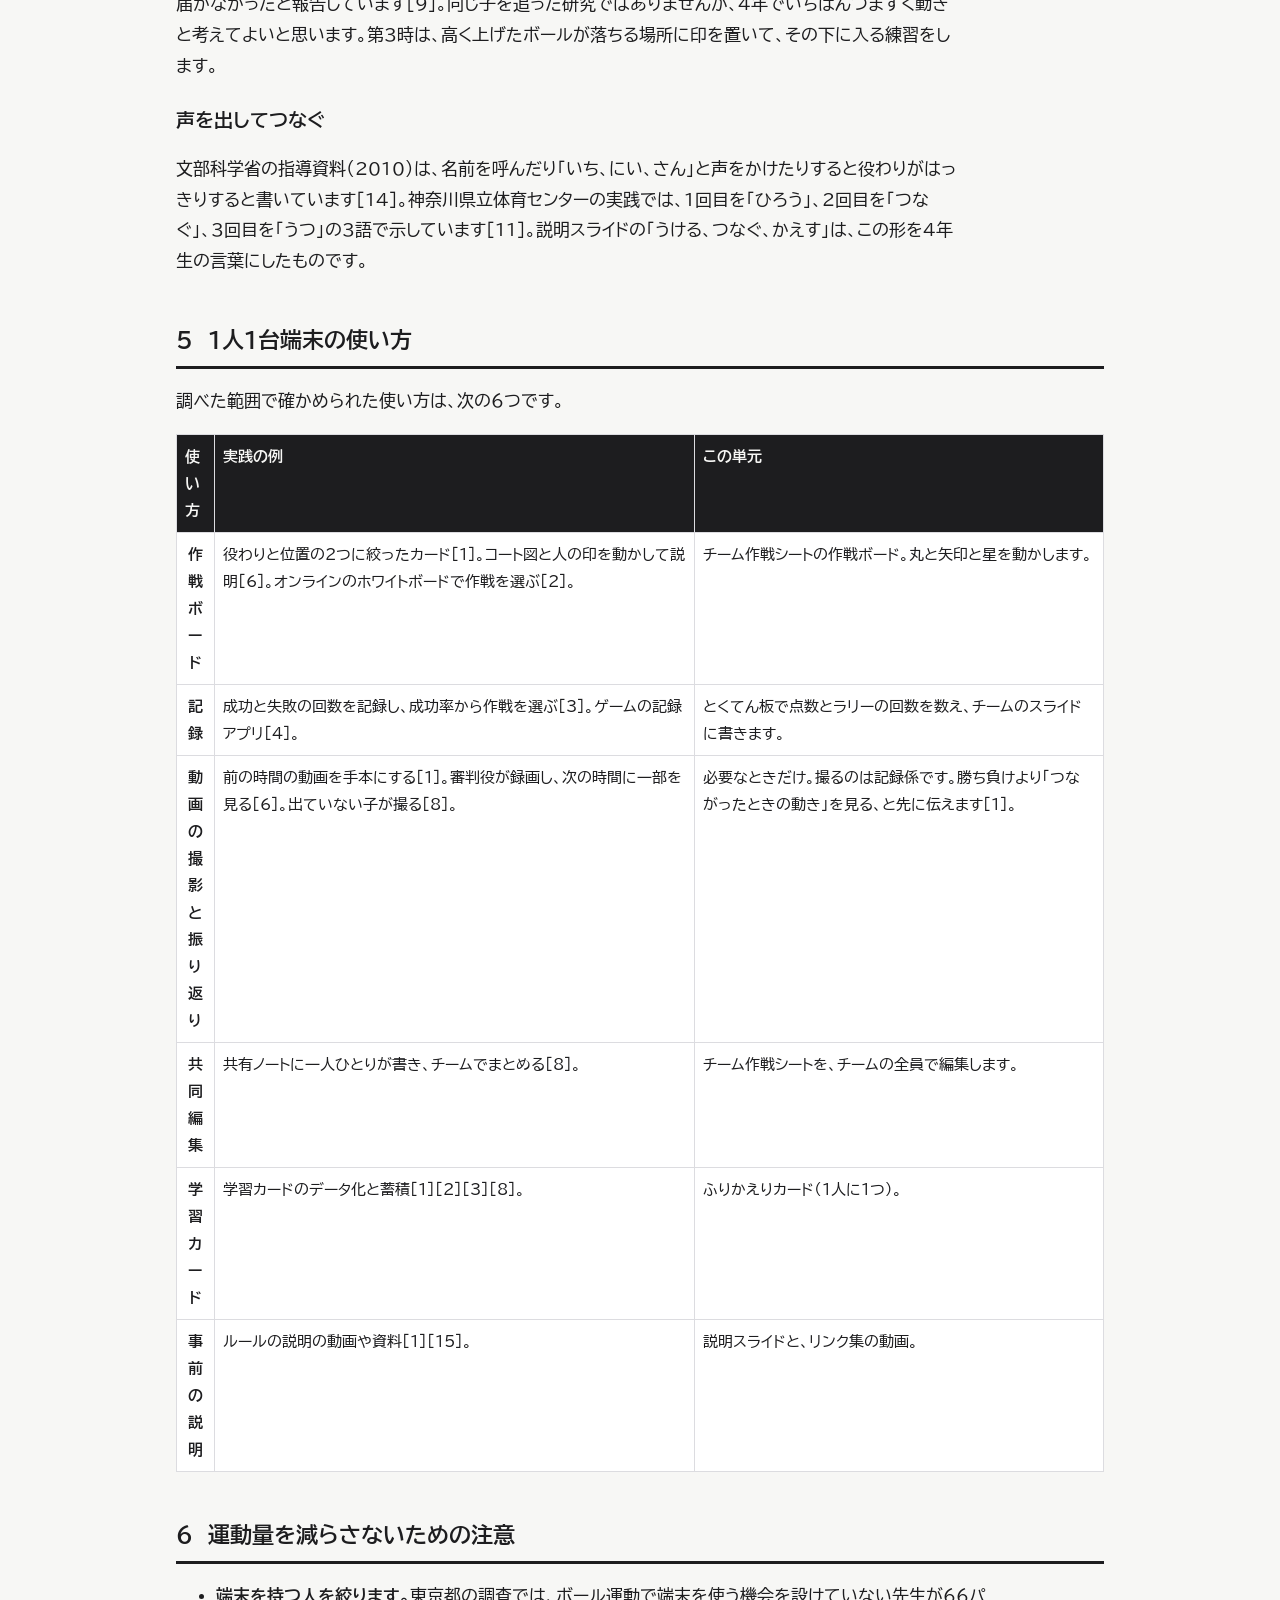
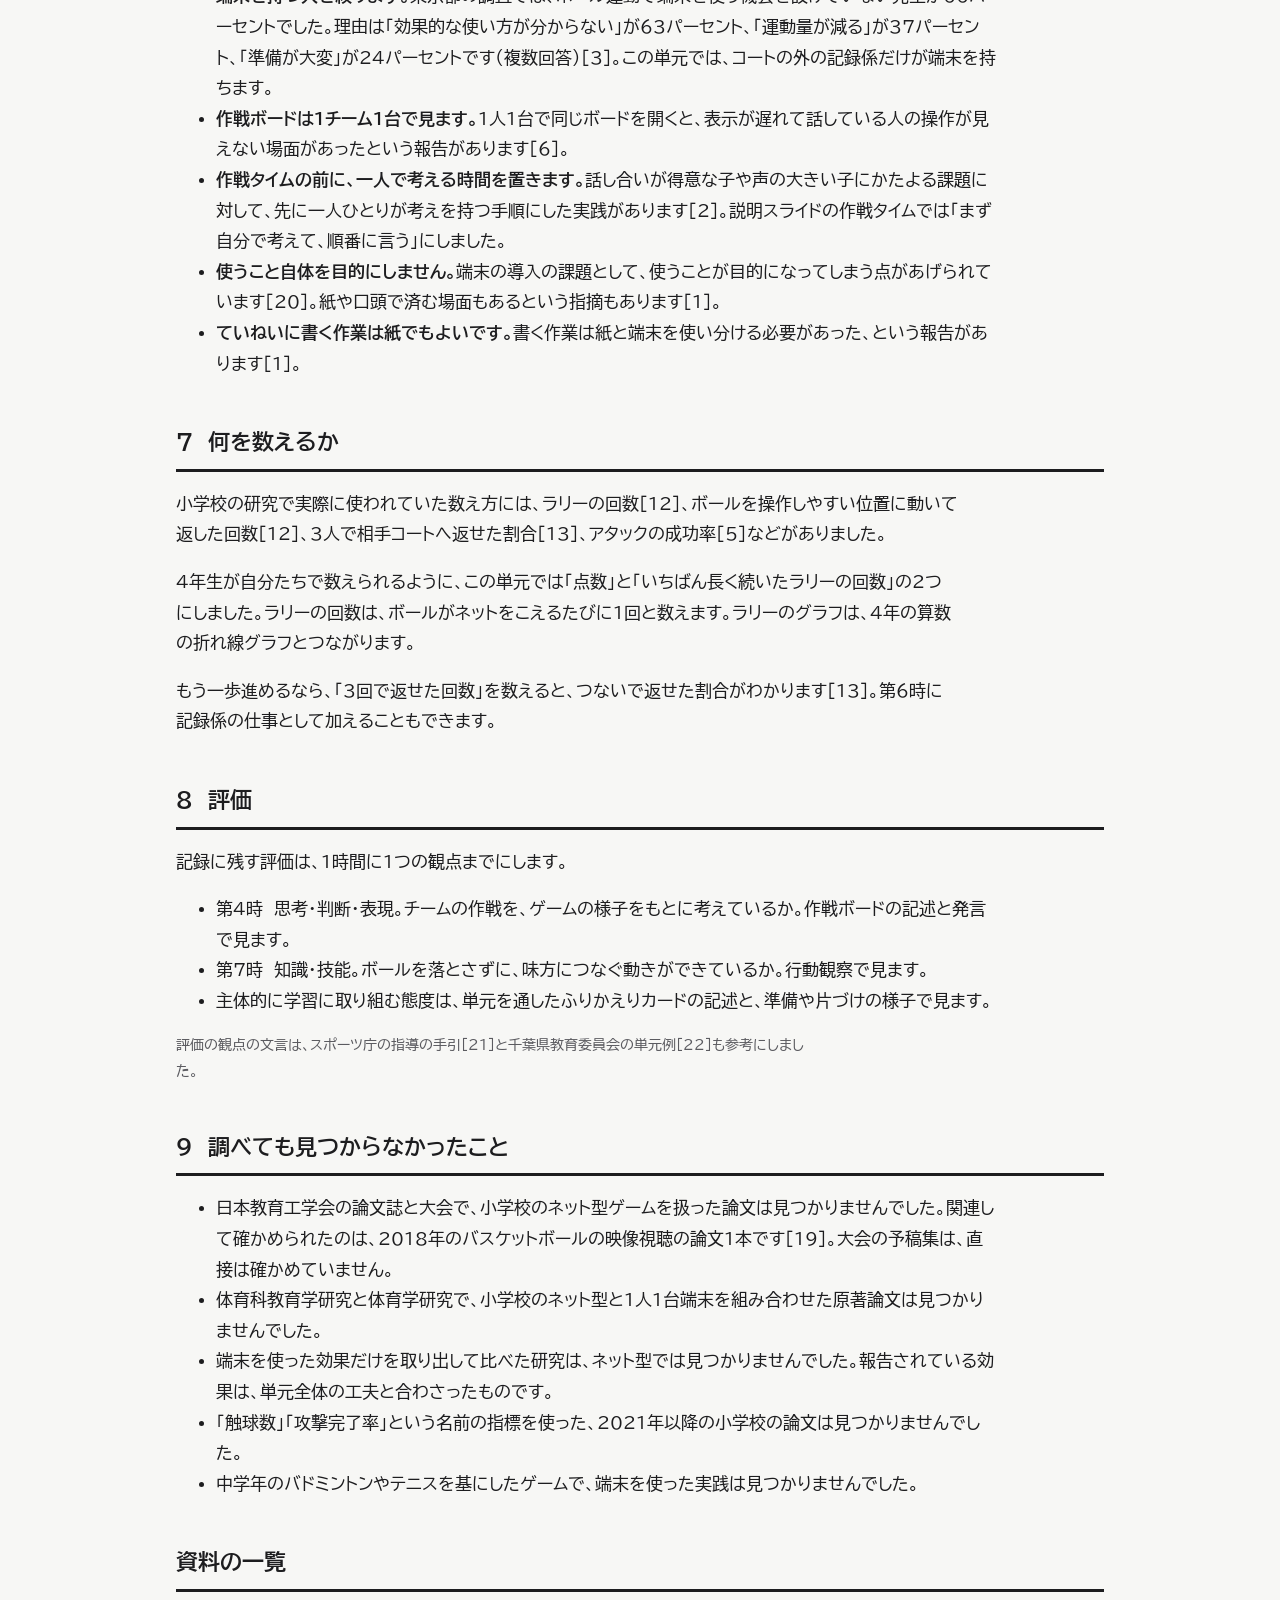
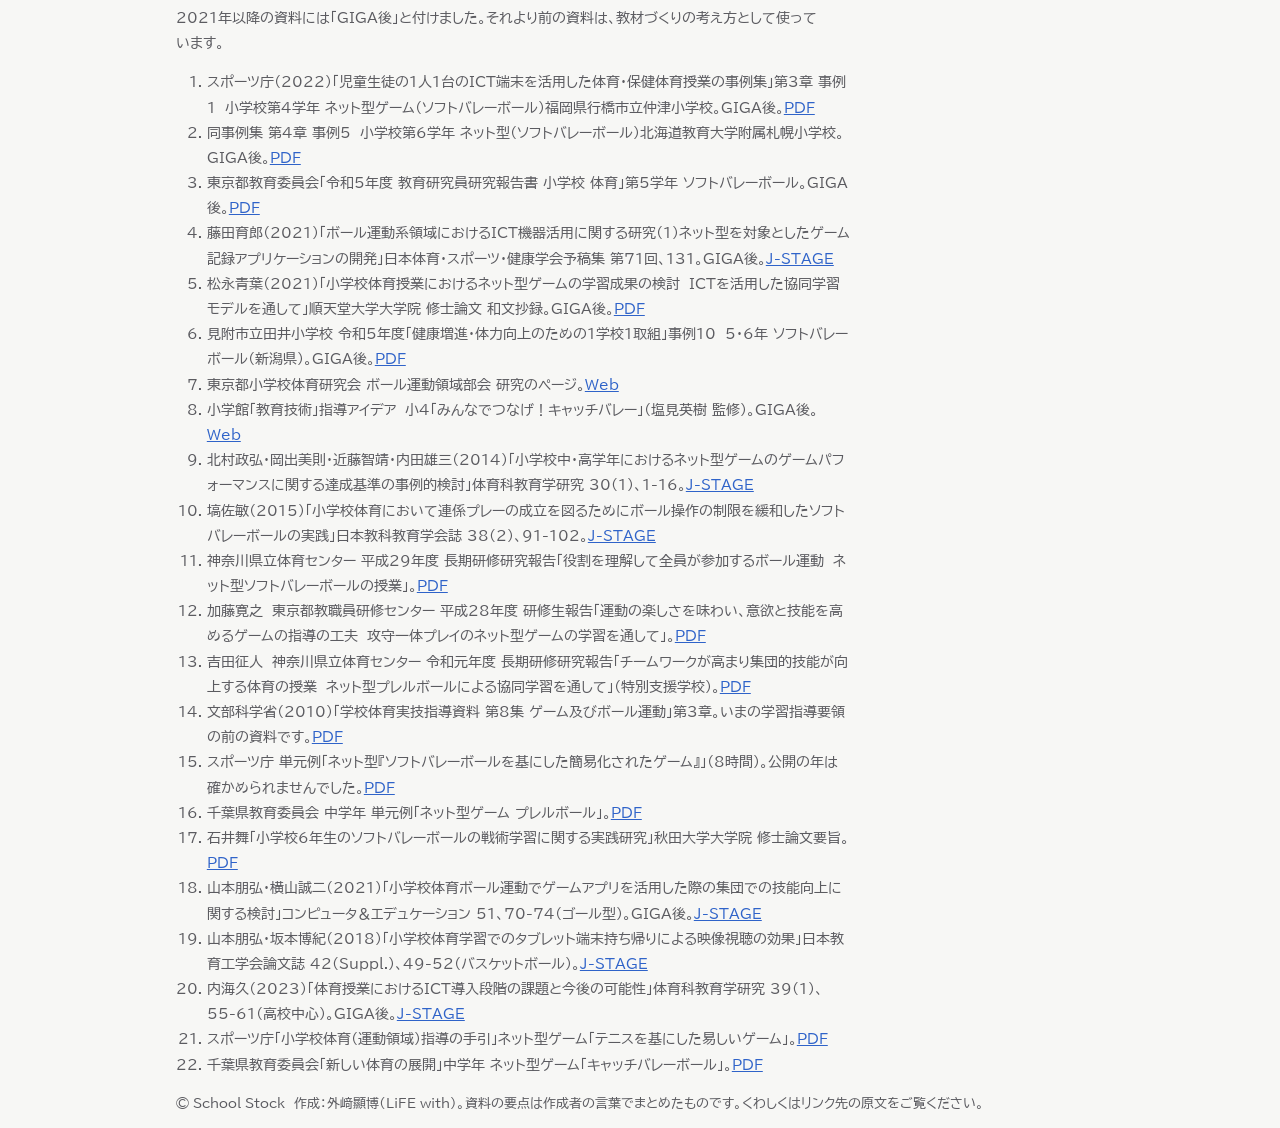
<file: kenkyu.html>
<!doctype html>
<html lang="ja">
<head>
<meta charset="utf-8">
<meta name="viewport" content="width=device-width,initial-scale=1">
<title>教材研究ノート｜キャッチバレー</title>
<meta name="description" content="小学校4年体育「ネット型ゲーム（キャッチバレー）」の教材研究ノートです。1人1台端末が入ってからの実践と論文、易しいゲームの作り方、子どもに示すポイントの根拠、運動量を減らさない端末の使い方をまとめています。">
<link rel="canonical" href="https://a-tozak.github.io/net-game-catch-volley/kenkyu.html">
<meta property="og:title" content="教材研究ノート｜キャッチバレー">
<meta property="og:description" content="GIGAスクール以降のネット型ゲームの実践と論文から、単元づくりに取り入れたこと。">
<meta property="og:type" content="article">
<meta property="og:url" content="https://a-tozak.github.io/net-game-catch-volley/kenkyu.html">
<meta property="og:image" content="https://a-tozak.github.io/net-game-catch-volley/og.png">
<meta name="twitter:card" content="summary_large_image">
<link rel="preconnect" href="https://fonts.googleapis.com">
<link href="https://fonts.googleapis.com/css2?family=BIZ+UDPGothic:wght@400;700&display=swap" rel="stylesheet">
<link rel="stylesheet" href="style.css">
</head>
<body>
<header class="hero">
  <div class="wrap">
    <p class="kicker"><a href="./" style="color:#c9c9cf">キャッチバレー</a>　先生向け</p>
    <h1 style="font-size:clamp(34px,7vw,56px)">教材研究ノート</h1>
    <p class="lead">実践と論文から単元づくりに取り入れたこと</p>
  </div>
</header>

<main class="wrap">
<article>
  <div class="box">
    <p><b>このノートの調べ方</b></p>
    <p>2026年10月16日に、1人1台端末が入った2021年以降の実践を中心に調べました。対象は、スポーツ庁と文部科学省の資料、教育委員会と教育センターの研究報告、J-STAGEの論文、大学院の修士論文の要旨です。載せた資料は、リンク先が開けて本文か書誌を確かめたものだけです。資料の番号［1］から［20］は、いちばん下の一覧と対応しています。</p>
  </div>

  <h2>1　この単元で大事にしたこと</h2>
  <ol>
    <li><b>キャッチありの3人対3人で、3回でつないで返すゲームにしました。</b>3人制と3回で返すきまりは、調べた資料の多くに共通していました［9］［11］［14］［15］。一人ひとりの役わり（うける・つなぐ・かえす）がはっきりします。</li>
    <li><b>チームを4人にして、コートに出ない1人を記録係にしました。</b>体育で端末を使わない理由の上位に「運動量が減る」があります［3］。端末を持つのはコートの外の1人だけにして、その1人も点が入るたびに交代します。</li>
    <li><b>「落ちるところへ動く」を、3つのポイントの中心に置きました。</b>4年生では7割の子が、ボールの落下点に入る動きの目安に届かなかったという報告があります［9］。いちばんつまずく動きなので、第3時をまるごと使います。</li>
    <li><b>ねらって返す指導は後半に回しました。</b>コースを打ち分けるのは6年生でも難しいという報告があります［9］。前半はラリーが続くことを優先し、ねらう場所は第4時の作戦から扱います［12］。</li>
    <li><b>前半はルールを選び、後半は作戦を選ぶ流れにしました。</b>スポーツ庁の単元例と東京都の研究が同じ順番をとっています［3］［15］。</li>
  </ol>

  <h2>2　学習指導要領での位置づけ</h2>
  <p>中学年のネット型ゲームは、基本的なボール操作と、ボールを操作できる位置に体を移動する動きによって、易しいゲームをすることがねらいです。例示には、ソフトバレーボール、プレルボール、バドミントンやテニス、天大中小などを基にした易しいゲームがあげられています。</p>
  <p>運動が苦手な子への配慮の例として、飛んできたボールをキャッチして打つことを認めること、バウンド数を多くしたりキャッチしてラリーを続けたりすることが書かれています。キャッチバレーは、この配慮をクラス全員のルールにしたものです。</p>
  <p class="ref">出典：小学校学習指導要領（平成29年告示）解説 体育編、第3学年及び第4学年 E ゲーム（解説97〜98ページ）。</p>
  <p>なお、スポーツ庁の「指導の手引」は、中学年のネット型を「テニスを基にした易しいゲーム」で作っています［21］。ソフトバレーボールを基にしたゲームは、高学年の側で扱っています。キャッチバレーは、高学年のソフトバレーボールにつながる入口として選びました。</p>

  <h2>3　易しいゲームの作り方</h2>
  <p>資料に共通していた点だけを整理しました。数値は資料ごとに違うので、幅で示します。</p>
  <div class="table-wrap">
  <table>
    <thead><tr><th>要素</th><th>資料での扱い</th><th>この単元</th></tr></thead>
    <tbody>
      <tr><td>人数</td><td>3人制が多く、役わりがはっきりします［9］［10］［11］［14］［15］。</td><td>3人対3人。チームは4人。</td></tr>
      <tr><td>さわる回数</td><td>3人が1回ずつさわって返すと、全員がつなぐ動きにかかわります。中学年は1人2回までにゆるめる例もあります［11］［14］。</td><td>3回で返す。ゆるめる案は第5時の選択肢に入れました。</td></tr>
      <tr><td>キャッチ</td><td>いちばん多い手立てです。持てる時間を5秒から3秒へ短くしていく例があります［3］［10］［14］［17］。</td><td>全部の回でキャッチしてよい。持つのは3秒まで。</td></tr>
      <tr><td>ワンバウンド</td><td>プレルボールに近い形や、苦手な子のための手立てとして使われます［9］［14］［16］。</td><td>第5時の選択肢。</td></tr>
      <tr><td>コート</td><td>バドミントンのコート（縦13.4メートル前後、横6.1メートル）が多いです［9］［10］［13］。</td><td>バドミントンのコート。</td></tr>
      <tr><td>ネットの高さ</td><td>50センチから180センチまで、資料によって大きく違います［9］［10］［14］。</td><td>子どもの背より少し高いくらいから始め、クラスで調整します。</td></tr>
      <tr><td>ボール</td><td>軽いボールから始め、難しければもっと軽く柔らかいものにします［10］［14］。</td><td>ソフトバレーボール。こわがる子には、より軽いボールを選べるようにします。</td></tr>
      <tr><td>試合の時間</td><td>前半と後半を3分から4分ずつにする時間制です。点数を先に取る形だと授業の中で終わりません［3］［13］［14］。</td><td>前半3分、後半3分。とくてん板にタイマーを付けました。</td></tr>
      <tr><td>サーブ</td><td>山なりに投げ入れ、受けやすいボールにします［9］［14］。</td><td>うしろの線から下から投げ入れる。入らなければやり直しを認めます。</td></tr>
    </tbody>
  </table>
  </div>

  <h2>4　子どもに示す3つのポイントの根拠</h2>
  <h3>かまえる</h3>
  <p>ボールの方向に体を向けることは、学習指導要領解説の例示そのものです。説明スライドでは「ひざ、手、おへそ」の合ことばにしました。</p>
  <h3>落ちるところへ動く</h3>
  <p>北村ら（2014）は、4年、5年、6年の授業の映像を分析し、4年では7割の子が落下点に入る動きの目安に届かなかったと報告しています［9］。同じ子を追った研究ではありませんが、4年でいちばんつまずく動きと考えてよいと思います。第3時は、高く上げたボールが落ちる場所に印を置いて、その下に入る練習をします。</p>
  <h3>声を出してつなぐ</h3>
  <p>文部科学省の指導資料（2010）は、名前を呼んだり「いち、にい、さん」と声をかけたりすると役わりがはっきりすると書いています［14］。神奈川県立体育センターの実践では、1回目を「ひろう」、2回目を「つなぐ」、3回目を「うつ」の3語で示しています［11］。説明スライドの「うける、つなぐ、かえす」は、この形を4年生の言葉にしたものです。</p>

  <h2>5　1人1台端末の使い方</h2>
  <p>調べた範囲で確かめられた使い方は、次の6つです。</p>
  <div class="table-wrap">
  <table>
    <thead><tr><th>使い方</th><th>実践の例</th><th>この単元</th></tr></thead>
    <tbody>
      <tr><td>作戦ボード</td><td>役わりと位置の2つに絞ったカード［1］。コート図と人の印を動かして説明［6］。オンラインのホワイトボードで作戦を選ぶ［2］。</td><td>チーム作戦シートの作戦ボード。丸と矢印と星を動かします。</td></tr>
      <tr><td>記録</td><td>成功と失敗の回数を記録し、成功率から作戦を選ぶ［3］。ゲームの記録アプリ［4］。</td><td>とくてん板で点数とラリーの回数を数え、チームのスライドに書きます。</td></tr>
      <tr><td>動画の撮影と振り返り</td><td>前の時間の動画を手本にする［1］。審判役が録画し、次の時間に一部を見る［6］。出ていない子が撮る［8］。</td><td>必要なときだけ。撮るのは記録係です。勝ち負けより「つながったときの動き」を見る、と先に伝えます［1］。</td></tr>
      <tr><td>共同編集</td><td>共有ノートに一人ひとりが書き、チームでまとめる［8］。</td><td>チーム作戦シートを、チームの全員で編集します。</td></tr>
      <tr><td>学習カード</td><td>学習カードのデータ化と蓄積［1］［2］［3］［8］。</td><td>ふりかえりカード（1人に1つ）。</td></tr>
      <tr><td>事前の説明</td><td>ルールの説明の動画や資料［1］［15］。</td><td>説明スライドと、リンク集の動画。</td></tr>
    </tbody>
  </table>
  </div>

  <h2>6　運動量を減らさないための注意</h2>
  <ul>
    <li><b>端末を持つ人を絞ります。</b>東京都の調査では、ボール運動で端末を使う機会を設けていない先生が66パーセントでした。理由は「効果的な使い方が分からない」が63パーセント、「運動量が減る」が37パーセント、「準備が大変」が24パーセントです（複数回答）［3］。この単元では、コートの外の記録係だけが端末を持ちます。</li>
    <li><b>作戦ボードは1チーム1台で見ます。</b>1人1台で同じボードを開くと、表示が遅れて話している人の操作が見えない場面があったという報告があります［6］。</li>
    <li><b>作戦タイムの前に、一人で考える時間を置きます。</b>話し合いが得意な子や声の大きい子にかたよる課題に対して、先に一人ひとりが考えを持つ手順にした実践があります［2］。説明スライドの作戦タイムでは「まず自分で考えて、順番に言う」にしました。</li>
    <li><b>使うこと自体を目的にしません。</b>端末の導入の課題として、使うことが目的になってしまう点があげられています［20］。紙や口頭で済む場面もあるという指摘もあります［1］。</li>
    <li><b>ていねいに書く作業は紙でもよいです。</b>書く作業は紙と端末を使い分ける必要があった、という報告があります［1］。</li>
  </ul>

  <h2>7　何を数えるか</h2>
  <p>小学校の研究で実際に使われていた数え方には、ラリーの回数［12］、ボールを操作しやすい位置に動いて返した回数［12］、3人で相手コートへ返せた割合［13］、アタックの成功率［5］などがありました。</p>
  <p>4年生が自分たちで数えられるように、この単元では「点数」と「いちばん長く続いたラリーの回数」の2つにしました。ラリーの回数は、ボールがネットをこえるたびに1回と数えます。ラリーのグラフは、4年の算数の折れ線グラフとつながります。</p>
  <p>もう一歩進めるなら、「3回で返せた回数」を数えると、つないで返せた割合がわかります［13］。第6時に記録係の仕事として加えることもできます。</p>

  <h2>8　評価</h2>
  <p>記録に残す評価は、1時間に1つの観点までにします。</p>
  <ul>
    <li>第4時　思考・判断・表現。チームの作戦を、ゲームの様子をもとに考えているか。作戦ボードの記述と発言で見ます。</li>
    <li>第7時　知識・技能。ボールを落とさずに、味方につなぐ動きができているか。行動観察で見ます。</li>
    <li>主体的に学習に取り組む態度は、単元を通したふりかえりカードの記述と、準備や片づけの様子で見ます。</li>
  </ul>
  <p class="ref">評価の観点の文言は、スポーツ庁の指導の手引［21］と千葉県教育委員会の単元例［22］も参考にしました。</p>

  <h2>9　調べても見つからなかったこと</h2>
  <ul>
    <li>日本教育工学会の論文誌と大会で、小学校のネット型ゲームを扱った論文は見つかりませんでした。関連して確かめられたのは、2018年のバスケットボールの映像視聴の論文1本です［19］。大会の予稿集は、直接は確かめていません。</li>
    <li>体育科教育学研究と体育学研究で、小学校のネット型と1人1台端末を組み合わせた原著論文は見つかりませんでした。</li>
    <li>端末を使った効果だけを取り出して比べた研究は、ネット型では見つかりませんでした。報告されている効果は、単元全体の工夫と合わさったものです。</li>
    <li>「触球数」「攻撃完了率」という名前の指標を使った、2021年以降の小学校の論文は見つかりませんでした。</li>
    <li>中学年のバドミントンやテニスを基にしたゲームで、端末を使った実践は見つかりませんでした。</li>
  </ul>

  <h2 id="refs">資料の一覧</h2>
  <p class="small">2021年以降の資料には「GIGA後」と付けました。それより前の資料は、教材づくりの考え方として使っています。</p>
  <ol class="ref" style="padding-left:2.2em">
    <li>スポーツ庁（2022）「児童生徒の1人1台のICT端末を活用した体育・保健体育授業の事例集」第3章 事例1　小学校第4学年 ネット型ゲーム（ソフトバレーボール）福岡県行橋市立仲津小学校。GIGA後。<a href="https://www.mext.go.jp/sports/content/20220309-spt_sseisaku02-000020993_3.pdf">PDF</a></li>
    <li>同事例集 第4章 事例5　小学校第6学年 ネット型（ソフトバレーボール）北海道教育大学附属札幌小学校。GIGA後。<a href="https://www.mext.go.jp/sports/content/20220309-spt_sseisaku02-000020993_4.pdf">PDF</a></li>
    <li>東京都教育委員会「令和5年度 教育研究員研究報告書 小学校 体育」第5学年 ソフトバレーボール。GIGA後。<a href="https://www.kyoiku-kensyu.metro.tokyo.lg.jp/09seika/reports/files/kenkyuin/sho/tai/r5sho-tai.pdf">PDF</a></li>
    <li>藤田育郎（2021）「ボール運動系領域におけるICT機器活用に関する研究（1）ネット型を対象としたゲーム記録アプリケーションの開発」日本体育・スポーツ・健康学会予稿集 第71回、131。GIGA後。<a href="https://www.jstage.jst.go.jp/article/jspehssconf/71/0/71_131/_article/-char/ja/">J-STAGE</a></li>
    <li>松永青葉（2021）「小学校体育授業におけるネット型ゲームの学習成果の検討　ICTを活用した協同学習モデルを通して」順天堂大学大学院 修士論文 和文抄録。GIGA後。<a href="https://www.juntendo.ac.jp/assets/2021-M-1236a.pdf">PDF</a></li>
    <li>見附市立田井小学校 令和5年度「健康増進・体力向上のための1学校1取組」事例10　5・6年 ソフトバレーボール（新潟県）。GIGA後。<a href="https://www.pref.niigata.lg.jp/uploaded/life/739129_2310102_misc.pdf">PDF</a></li>
    <li>東京都小学校体育研究会 ボール運動領域部会 研究のページ。<a href="https://asp.schoolweb.ne.jp/1350006/page/frm552f4282235f9">Web</a></li>
    <li>小学館「教育技術」指導アイデア　小4「みんなでつなげ！キャッチバレー」（塩見英樹 監修）。GIGA後。<a href="https://kyoiku.sho.jp/232659/">Web</a></li>
    <li>北村政弘・岡出美則・近藤智靖・内田雄三（2014）「小学校中・高学年におけるネット型ゲームのゲームパフォーマンスに関する達成基準の事例的検討」体育科教育学研究 30(1)、1-16。<a href="https://www.jstage.jst.go.jp/article/jsppe/30/1/30_1/_article/-char/ja/">J-STAGE</a></li>
    <li>塙佐敏（2015）「小学校体育において連係プレーの成立を図るためにボール操作の制限を緩和したソフトバレーボールの実践」日本教科教育学会誌 38(2)、91-102。<a href="https://www.jstage.jst.go.jp/article/jcrdajp/38/2/38_91/_pdf/-char/ja">J-STAGE</a></li>
    <li>神奈川県立体育センター 平成29年度 長期研修研究報告「役割を理解して全員が参加するボール運動　ネット型ソフトバレーボールの授業」。<a href="https://www.pref.kanagawa.jp/documents/8197/report-okada.pdf">PDF</a></li>
    <li>加藤寛之　東京都教職員研修センター 平成28年度 研修生報告「運動の楽しさを味わい、意欲と技能を高めるゲームの指導の工夫　攻守一体プレイのネット型ゲームの学習を通して」。<a href="https://www.kyoiku-kensyu.metro.tokyo.lg.jp/09seika/reports/files/kenkyusei/h28/k-8.pdf">PDF</a></li>
    <li>吉田征人　神奈川県立体育センター 令和元年度 長期研修研究報告「チームワークが高まり集団的技能が向上する体育の授業　ネット型プレルボールによる協同学習を通して」（特別支援学校）。<a href="https://www.pref.kanagawa.jp/documents/8197/05_1_yoshida.pdf">PDF</a></li>
    <li>文部科学省（2010）「学校体育実技指導資料 第8集 ゲーム及びボール運動」第3章。いまの学習指導要領の前の資料です。<a href="https://www.mext.go.jp/a_menu/sports/jyujitsu/__icsFiles/afieldfile/2010/07/05/1294600_4_2.pdf">PDF</a></li>
    <li>スポーツ庁 単元例「ネット型『ソフトバレーボールを基にした簡易化されたゲーム』」（8時間）。公開の年は確かめられませんでした。<a href="https://www.mext.go.jp/sports/content/20230615-spt_sseisaku02-000022053_32.pdf">PDF</a></li>
    <li>千葉県教育委員会 中学年 単元例「ネット型ゲーム プレルボール」。<a href="https://www.pref.chiba.lg.jp/kyouiku/taiiku/gakutai/jugyou/tenkai/documents/16game4.pdf">PDF</a></li>
    <li>石井舞「小学校6年生のソフトバレーボールの戦術学習に関する実践研究」秋田大学大学院 修士論文要旨。<a href="https://www.akita-u.ac.jp/eduhuman/graduate/abstract_pdf/09-025.pdf">PDF</a></li>
    <li>山本朋弘・横山誠二（2021）「小学校体育ボール運動でゲームアプリを活用した際の集団での技能向上に関する検討」コンピュータ＆エデュケーション 51、70-74（ゴール型）。GIGA後。<a href="https://www.jstage.jst.go.jp/article/konpyutariyoukyouiku/51/0/51_70/_article/-char/ja/">J-STAGE</a></li>
    <li>山本朋弘・坂本博紀（2018）「小学校体育学習でのタブレット端末持ち帰りによる映像視聴の効果」日本教育工学会論文誌 42(Suppl.)、49-52（バスケットボール）。<a href="https://www.jstage.jst.go.jp/article/jjet/42/Suppl./42_S42032/_article/-char/ja/">J-STAGE</a></li>
    <li>内海久（2023）「体育授業におけるICT導入段階の課題と今後の可能性」体育科教育学研究 39(1)、55-61（高校中心）。GIGA後。<a href="https://www.jstage.jst.go.jp/article/jsppe/39/1/39_39-1-06/_article/-char/ja/">J-STAGE</a></li>
    <li>スポーツ庁「小学校体育（運動領域）指導の手引」ネット型ゲーム「テニスを基にした易しいゲーム」。<a href="https://www.mext.go.jp/sports/content/20230615-spt_sseisaku02-000022053_23.pdf">PDF</a></li>
    <li>千葉県教育委員会「新しい体育の展開」中学年 ネット型ゲーム「キャッチバレーボール」。<a href="https://www.pref.chiba.lg.jp/kyouiku/taiiku/gakutai/jugyou/tenkai/documents/17game5.pdf">PDF</a></li>
  </ol>
</article>
</main>
<footer class="wrap">
  <p>© School Stock　作成：外﨑顯博（LiFE with）。資料の要点は作成者の言葉でまとめたものです。くわしくはリンク先の原文をご覧ください。</p>
</footer>
</body>
</html>
</file>
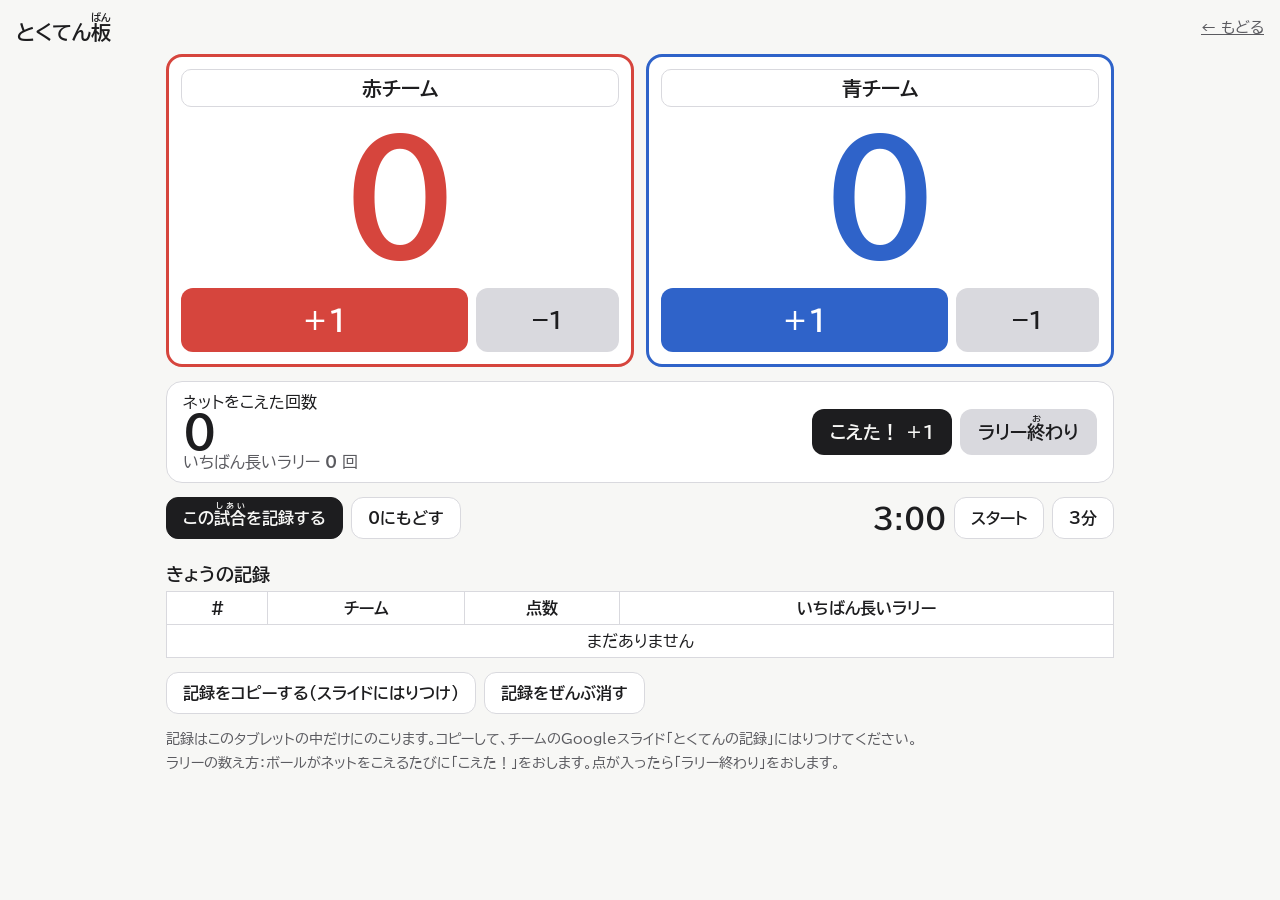
<file: tokuten.html>
<!doctype html>
<html lang="ja">
<head>
<meta charset="utf-8">
<meta name="viewport" content="width=device-width,initial-scale=1">
<title>とくてん板｜キャッチバレー</title>
<meta name="description" content="ネット型ゲーム（キャッチバレー）でつかう、タブレット用のとくてん板です。点数とラリーの回数を記録できます。">
<link rel="preconnect" href="https://fonts.googleapis.com">
<link href="https://fonts.googleapis.com/css2?family=BIZ+UDPGothic:wght@400;700&display=swap" rel="stylesheet">
<style>
:root{--bg:#f7f7f5;--ink:#1d1d1f;--sub:#5b5b60;--line:#d9d9de;--card:#fff;--a:#d6453d;--b:#2f63c9;--ok:#1d1d1f}
@media (prefers-color-scheme:dark){:root:not([data-theme="light"]){--bg:#17171a;--ink:#f2f2f4;--sub:#b3b3ba;--line:#3a3a40;--card:#222226;--a:#ff6b62;--b:#6b9bff}}
*{box-sizing:border-box}
body{margin:0;background:var(--bg);color:var(--ink);font-family:"BIZ UDPGothic","Hiragino Sans",sans-serif;-webkit-tap-highlight-color:transparent}
header{display:flex;align-items:center;justify-content:space-between;padding:12px 16px;gap:8px}
header a{color:var(--sub);font-size:15px}
h1{font-size:20px;margin:0}
main{max-width:980px;margin:0 auto;padding:0 16px 40px}
.teams{display:grid;grid-template-columns:1fr 1fr;gap:12px}
.team{background:var(--card);border:3px solid var(--line);border-radius:16px;padding:12px;text-align:center}
.team.a{border-color:var(--a)}.team.b{border-color:var(--b)}
.team input{width:100%;font:inherit;font-size:20px;font-weight:700;text-align:center;border:1px solid var(--line);border-radius:10px;padding:8px;background:transparent;color:var(--ink)}
.score{font-size:clamp(72px,18vw,150px);font-weight:700;line-height:1.1;margin:8px 0;font-variant-numeric:tabular-nums}
.a .score{color:var(--a)}.b .score{color:var(--b)}
.btns{display:grid;grid-template-columns:2fr 1fr;gap:8px}
button{font:inherit;font-weight:700;border:0;border-radius:12px;cursor:pointer;touch-action:manipulation}
.plus{font-size:28px;padding:18px 0;color:#fff}
.a .plus{background:var(--a)}.b .plus{background:var(--b)}
.minus{font-size:22px;background:var(--line);color:var(--ink)}
.rally{margin-top:14px;background:var(--card);border:1px solid var(--line);border-radius:16px;padding:12px 16px;display:grid;grid-template-columns:1fr auto;gap:10px;align-items:center}
.rally .n{font-size:44px;font-weight:700;font-variant-numeric:tabular-nums}
.rally .best{color:var(--sub);font-size:16px}
.rally .row{display:flex;gap:8px;flex-wrap:wrap;justify-content:flex-end}
.rally button{padding:14px 18px;font-size:18px;background:var(--ink);color:var(--bg)}
.rally button.ghost{background:var(--line);color:var(--ink)}
.tools{margin-top:14px;display:flex;gap:8px;flex-wrap:wrap}
.tools button{padding:12px 16px;font-size:16px;background:var(--card);color:var(--ink);border:1px solid var(--line)}
.tools button.main{background:var(--ink);color:var(--bg);border-color:var(--ink)}
.timer{margin-left:auto;display:flex;align-items:center;gap:8px;font-size:28px;font-weight:700;font-variant-numeric:tabular-nums}
h2{font-size:18px;margin:26px 0 8px}
table{width:100%;border-collapse:collapse;background:var(--card);font-size:16px}
th,td{border:1px solid var(--line);padding:8px;text-align:center}
.note{color:var(--sub);font-size:14px;line-height:1.7}
.toast{position:fixed;left:50%;bottom:20px;transform:translateX(-50%);background:var(--ink);color:var(--bg);padding:10px 16px;border-radius:10px;opacity:0;transition:.2s}
.toast.on{opacity:1}
@media (max-width:560px){.btns{grid-template-columns:1fr}.minus{padding:10px 0}.timer{margin-left:0;width:100%}.rally{grid-template-columns:1fr}.rally .row{justify-content:stretch}.rally .row button{flex:1}}
</style>
</head>
<body>
<header><h1>とくてん<ruby>板<rt>ばん</rt></ruby></h1><a href="./">← もどる</a></header>
<main>
  <div class="teams">
    <section class="team a"><input id="nameA" value="赤チーム" aria-label="チームの名前"><div class="score" id="scoreA">0</div>
      <div class="btns"><button class="plus" data-t="A" data-d="1">＋1</button><button class="minus" data-t="A" data-d="-1">−1</button></div></section>
    <section class="team b"><input id="nameB" value="青チーム" aria-label="チームの名前"><div class="score" id="scoreB">0</div>
      <div class="btns"><button class="plus" data-t="B" data-d="1">＋1</button><button class="minus" data-t="B" data-d="-1">−1</button></div></section>
  </div>

  <div class="rally">
    <div><div>ネットをこえた回数</div><div class="n" id="rally">0</div><div class="best">いちばん長いラリー <b id="best">0</b> 回</div></div>
    <div class="row"><button id="rallyUp">こえた！ ＋1</button><button class="ghost" id="rallyEnd">ラリー<ruby>終<rt>お</rt></ruby>わり</button></div>
  </div>

  <div class="tools">
    <button class="main" id="save">この<ruby>試合<rt>しあい</rt></ruby>を記録する</button>
    <button id="reset">0にもどす</button>
    <div class="timer"><span id="time">3:00</span><button id="tStart">スタート</button><button id="tSet">3分</button></div>
  </div>

  <h2>きょうの記録</h2>
  <table><thead><tr><th>#</th><th>チーム</th><th>点数</th><th>いちばん長いラリー</th></tr></thead><tbody id="log"></tbody></table>
  <div class="tools"><button id="copy">記録をコピーする（スライドにはりつけ）</button><button id="clear">記録をぜんぶ消す</button></div>
  <p class="note">記録はこのタブレットの中だけにのこります。コピーして、チームのGoogleスライド「とくてんの記録」にはりつけてください。<br>ラリーの数え方：ボールがネットをこえるたびに「こえた！」をおします。点が入ったら「ラリー終わり」をおします。</p>
</main>
<div class="toast" id="toast"></div>
<script>
const $=id=>document.getElementById(id);
const store={get(k,d){try{const v=localStorage.getItem('nv_'+k);return v===null?d:JSON.parse(v)}catch(e){return d}},set(k,v){try{localStorage.setItem('nv_'+k,JSON.stringify(v))}catch(e){}}};
let s=store.get('state',{A:0,B:0,rally:0,best:0,nameA:'赤チーム',nameB:'青チーム'});
let log=store.get('log',[]);
function render(){$('scoreA').textContent=s.A;$('scoreB').textContent=s.B;$('rally').textContent=s.rally;$('best').textContent=s.best;$('nameA').value=s.nameA;$('nameB').value=s.nameB;
  $('log').innerHTML=log.map((g,i)=>`<tr><td>${i+1}</td><td>${esc(g.nameA)} 対 ${esc(g.nameB)}</td><td>${g.A} − ${g.B}</td><td>${g.best} 回</td></tr>`).join('')||'<tr><td colspan="4">まだありません</td></tr>';
  store.set('state',s);store.set('log',log)}
function esc(t){return String(t).replace(/[&<>"]/g,c=>({'&':'&amp;','<':'&lt;','>':'&gt;','"':'&quot;'}[c]))}
function toast(t){const e=$('toast');e.textContent=t;e.classList.add('on');setTimeout(()=>e.classList.remove('on'),1600)}
function endRally(){if(s.rally>s.best)s.best=s.rally;s.rally=0}
document.querySelectorAll('[data-t]').forEach(b=>b.onclick=()=>{const t=b.dataset.t,d=+b.dataset.d;s[t]=Math.max(0,s[t]+d);if(d>0)endRally();render()});
$('rallyUp').onclick=()=>{s.rally++;render()};
$('rallyEnd').onclick=()=>{endRally();render()};
$('nameA').oninput=e=>{s.nameA=e.target.value;store.set('state',s)};
$('nameB').oninput=e=>{s.nameB=e.target.value;store.set('state',s)};
$('save').onclick=()=>{endRally();log.push({nameA:s.nameA,nameB:s.nameB,A:s.A,B:s.B,best:s.best});s.A=0;s.B=0;s.rally=0;s.best=0;render();toast('記録しました')};
$('reset').onclick=()=>{if(confirm('点数とラリーを0にもどしますか？')){s.A=0;s.B=0;s.rally=0;s.best=0;render()}};
$('clear').onclick=()=>{if(confirm('きょうの記録をぜんぶ消しますか？')){log=[];render()}};
$('copy').onclick=async()=>{const t=log.map((g,i)=>`${i+1}試合目　${g.nameA} ${g.A} − ${g.B} ${g.nameB}　いちばん長いラリー ${g.best}回`).join('\n')||'記録なし';
  try{await navigator.clipboard.writeText(t);toast('コピーしました')}catch(e){prompt('この文をコピーしてください',t)}};
let left=180,tid=null;
function showT(){$('time').textContent=`${Math.floor(left/60)}:${String(left%60).padStart(2,'0')}`}
$('tStart').onclick=()=>{if(tid){clearInterval(tid);tid=null;$('tStart').textContent='スタート';return}
  tid=setInterval(()=>{left--;showT();if(left<=0){clearInterval(tid);tid=null;$('tStart').textContent='スタート';toast('しゅうりょう！');try{navigator.vibrate&&navigator.vibrate(400)}catch(e){}}},1000);$('tStart').textContent='ストップ'};
$('tSet').onclick=()=>{const m=[3,4,5][([3,4,5].indexOf(Math.ceil(left/60))+1)%3]||3;left=m*60;$('tSet').textContent=m+'分';showT()};
render();showT();
</script>
</body>
</html>
</file>
<file: style.css>
:root{--bg:#f7f7f5;--ink:#1d1d1f;--sub:#5b5b60;--line:#dcdce0;--card:#fff;--a:#d6453d;--b:#2f63c9;--y:#f2b705;--pale:#efefec}
@media (prefers-color-scheme:dark){:root:not([data-theme="light"]){--bg:#17171a;--ink:#f2f2f4;--sub:#b3b3ba;--line:#3a3a40;--card:#222226;--a:#ff6b62;--b:#7ea6ff;--pale:#2a2a2e}}
:root[data-theme="dark"]{--bg:#17171a;--ink:#f2f2f4;--sub:#b3b3ba;--line:#3a3a40;--card:#222226;--a:#ff6b62;--b:#7ea6ff;--pale:#2a2a2e}
*{box-sizing:border-box}
html{-webkit-text-size-adjust:100%}
body{margin:0;background:var(--bg);color:var(--ink);font-family:"BIZ UDPGothic","Hiragino Sans",sans-serif;line-height:1.8;font-size:17px}
.wrap{max-width:960px;margin:0 auto;padding:0 16px}
.hero{background:#1d1d1f;color:#fff;padding:48px 0 40px}
.kicker{margin:0;color:#c9c9cf;font-size:15px}
.hero h1{font-size:clamp(44px,10vw,84px);line-height:1.15;margin:6px 0 8px;letter-spacing:.02em}
.lead{margin:0;color:var(--y);font-weight:700;font-size:clamp(20px,4vw,28px);word-break:auto-phrase}
h2{font-size:24px;margin:44px 0 12px;padding-bottom:6px;border-bottom:3px solid var(--ink);word-break:auto-phrase}
h3{font-size:19px;margin:0 0 6px}
a{color:var(--b)}
.cards{display:grid;grid-template-columns:repeat(auto-fit,minmax(240px,1fr));gap:12px}
.card{display:flex;flex-direction:column;gap:6px;background:var(--card);border:1px solid var(--line);border-radius:14px;padding:16px;text-decoration:none;color:var(--ink)}
.card b{font-size:22px}
.card span:last-child{color:var(--sub);font-size:15px;line-height:1.7}
.card:hover{border-color:var(--ink)}
.tag{align-self:flex-start;font-size:13px;font-weight:700;background:var(--pale);border-radius:99px;padding:2px 10px}
.slides{display:grid;gap:12px}
.slide{background:var(--card);border:1px solid var(--line);border-left:6px solid var(--a);border-radius:12px;padding:16px}
.slide:nth-child(2){border-left-color:var(--y)}.slide:nth-child(3){border-left-color:var(--b)}
.slide p{margin:4px 0}
.btns{display:flex;gap:8px;flex-wrap:wrap;margin-top:10px!important}
.btn{display:inline-block;background:var(--ink);color:var(--bg);text-decoration:none;font-weight:700;padding:10px 16px;border-radius:10px}
.btn.ghost{background:transparent;color:var(--ink);border:1px solid var(--line)}
.btn.off{opacity:.45;pointer-events:none}
.howto{margin-top:14px;background:var(--card);border:1px solid var(--line);border-radius:12px;padding:12px 16px}
.howto summary{font-weight:700;cursor:pointer}
.table-wrap{overflow-x:auto}
table{border-collapse:collapse;width:100%;background:var(--card);font-size:15px;min-width:620px}
th,td{border:1px solid var(--line);padding:8px;text-align:left;vertical-align:top}
th{background:var(--ink);color:var(--bg)}
td:first-child{text-align:center;font-weight:700;width:2.5em}
.small{color:var(--sub);font-size:14px}
.rules{padding-left:1.2em}.rules li{margin:4px 0}
.lk{background:var(--card);border:1px solid var(--line);border-radius:12px;padding:12px 16px;margin:10px 0}
.lk a{font-weight:700;font-size:17px}
.lk .meta{color:var(--sub);font-size:14px;margin:2px 0}
.lk .use{font-size:15px;margin:4px 0 0}
.pill{display:inline-block;font-size:12px;font-weight:700;border-radius:99px;padding:1px 8px;margin-right:6px;border:1px solid var(--line)}
.pill.kid{background:#fde7e5;border-color:#f3b6b0;color:#8a2a24}.pill.t{background:#e6edfb;border-color:#b6c8f0;color:#1f4594}
article h2{font-size:22px}
article h3{margin-top:22px}
article p,article li{max-width:46em}
.ref{font-size:14px;color:var(--sub)}
.box{background:var(--pale);border-radius:12px;padding:12px 16px;margin:12px 0}
footer{color:var(--sub);font-size:13px;padding:40px 16px 60px}
@media (max-width:560px){body{font-size:16px}.hero{padding:32px 0 28px}}
</file>
